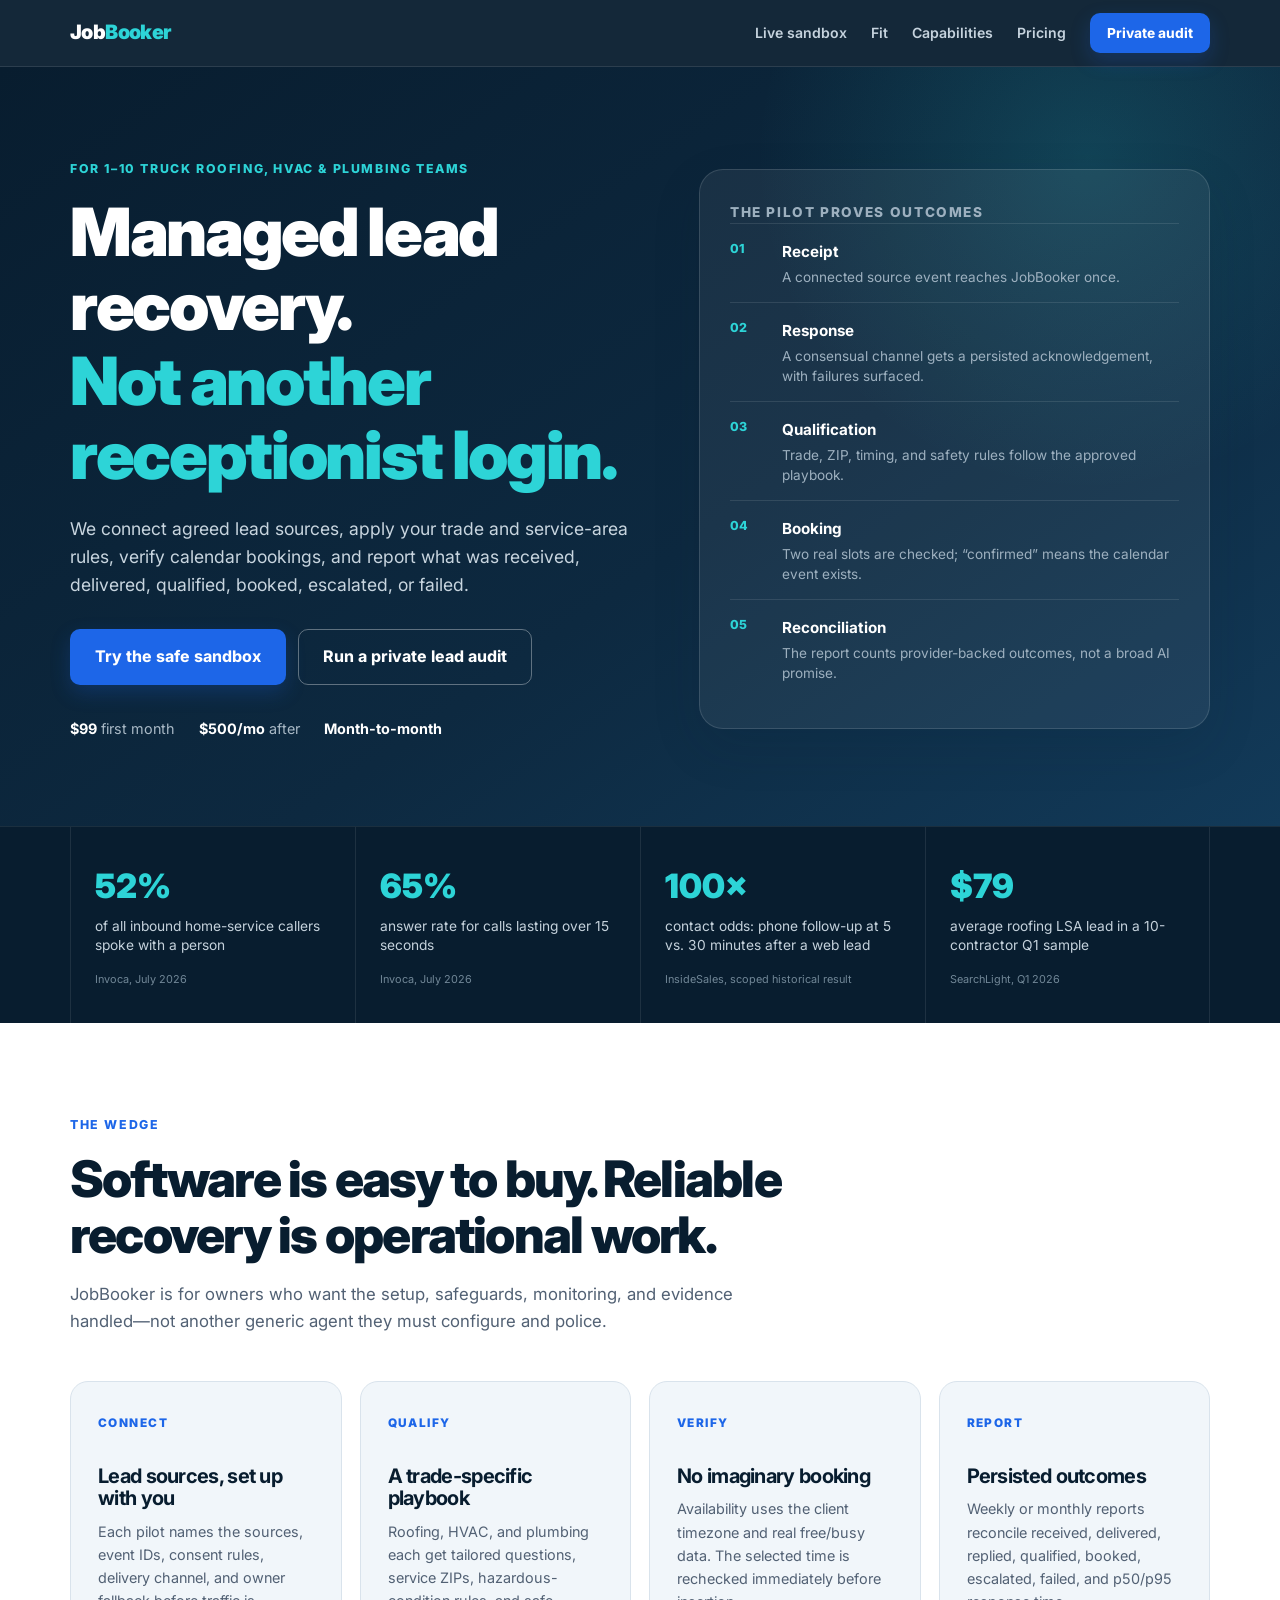
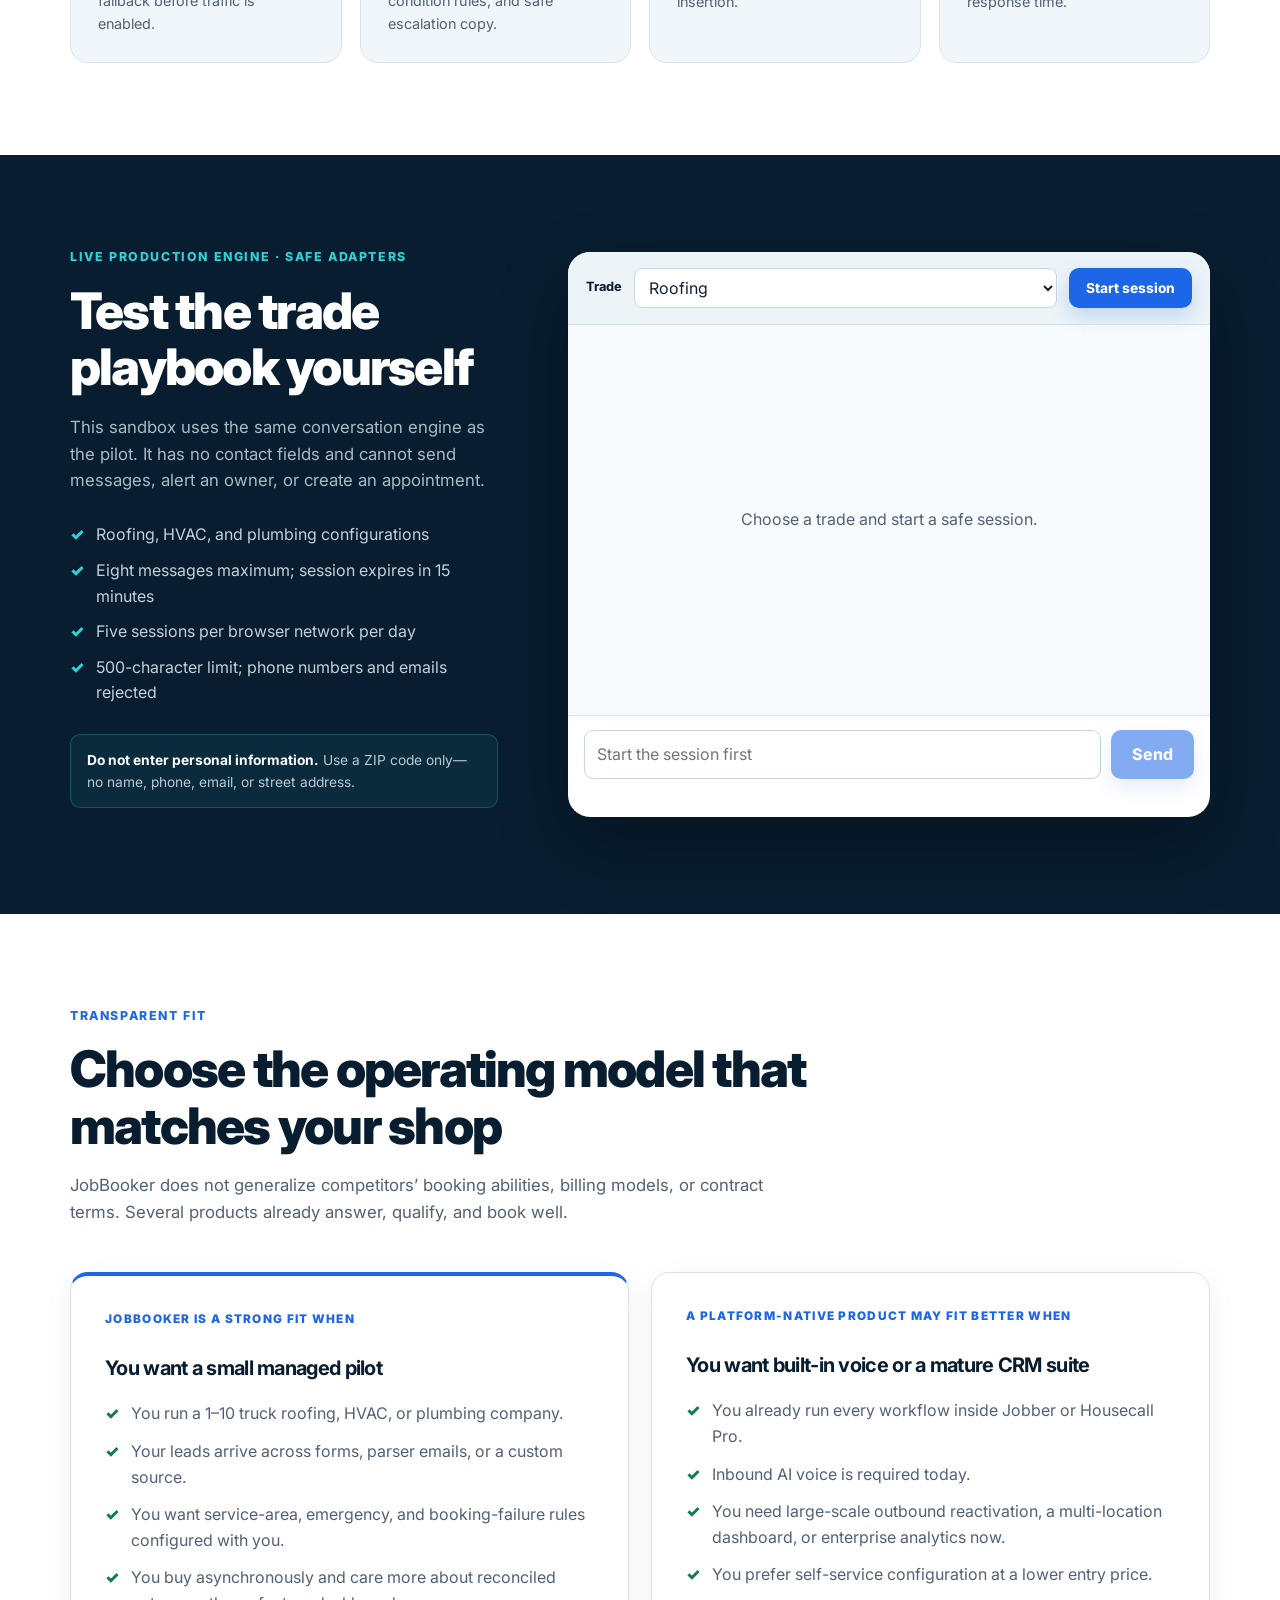
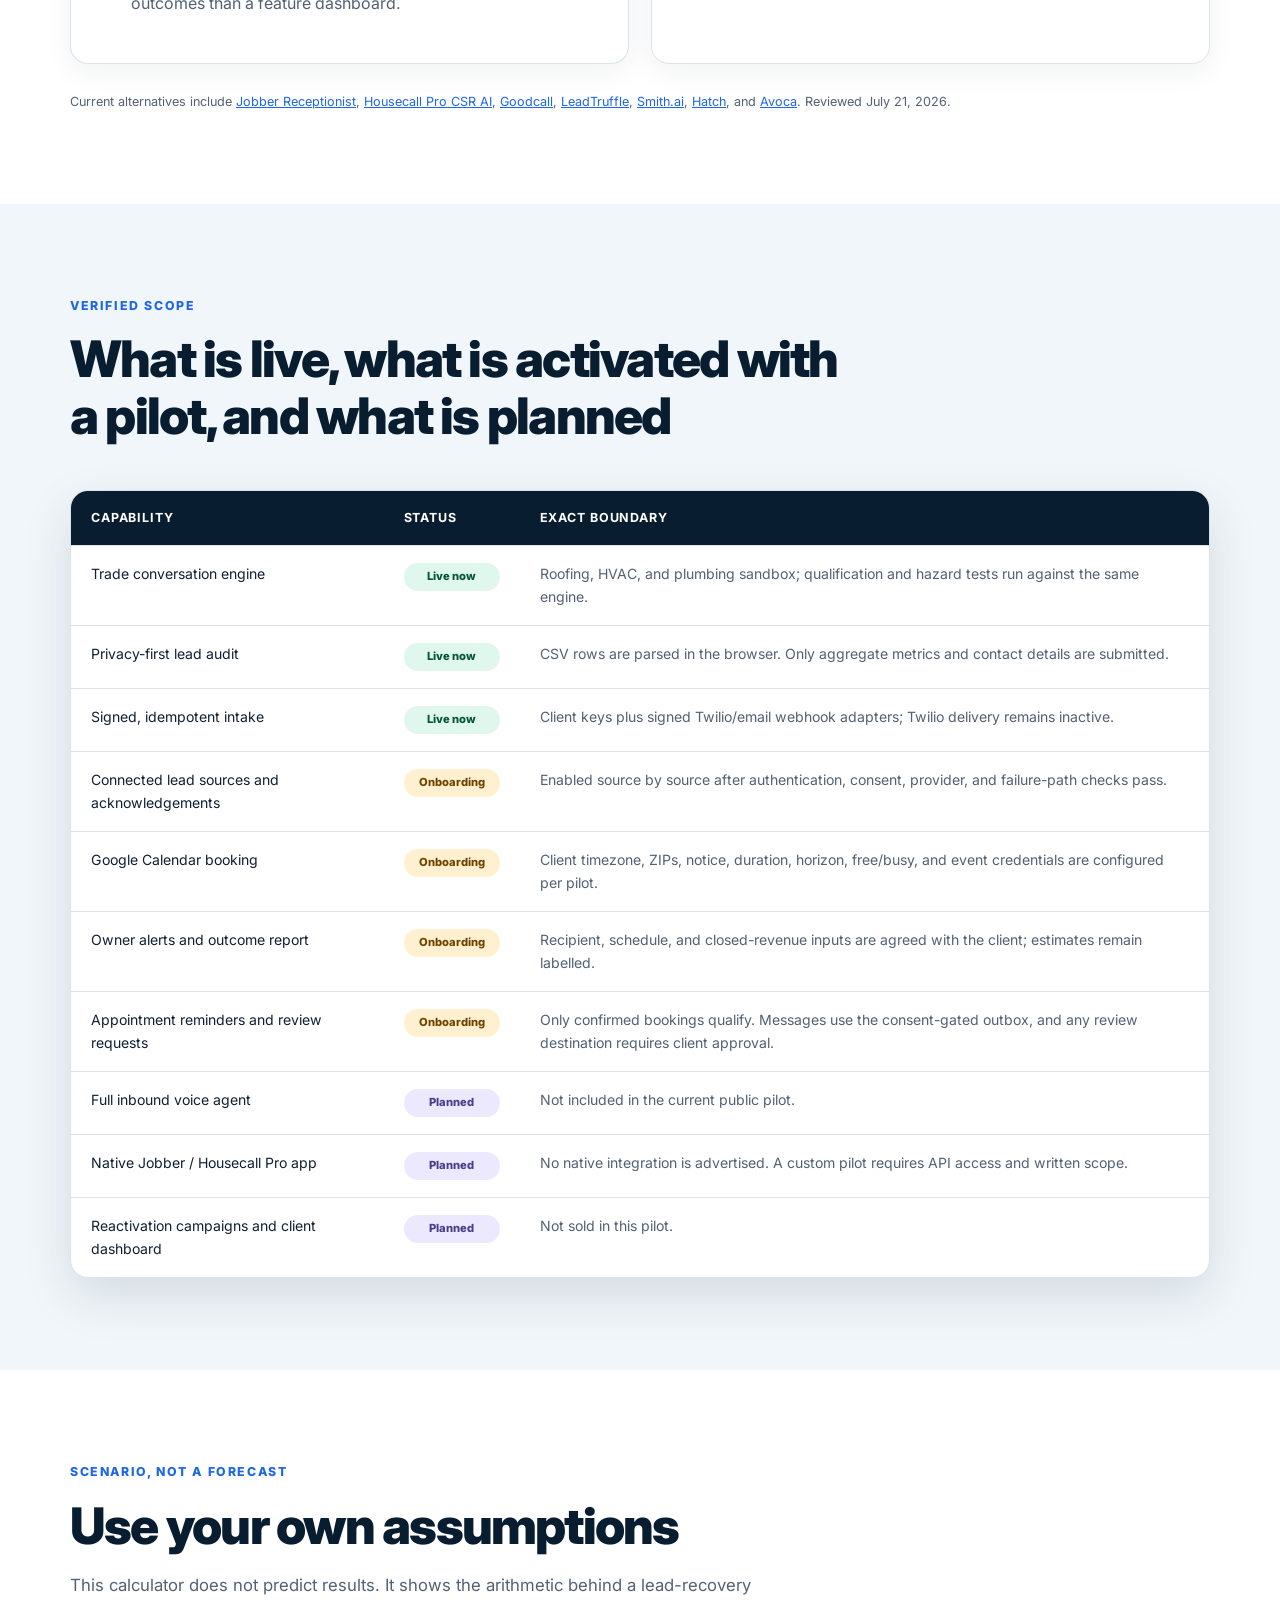
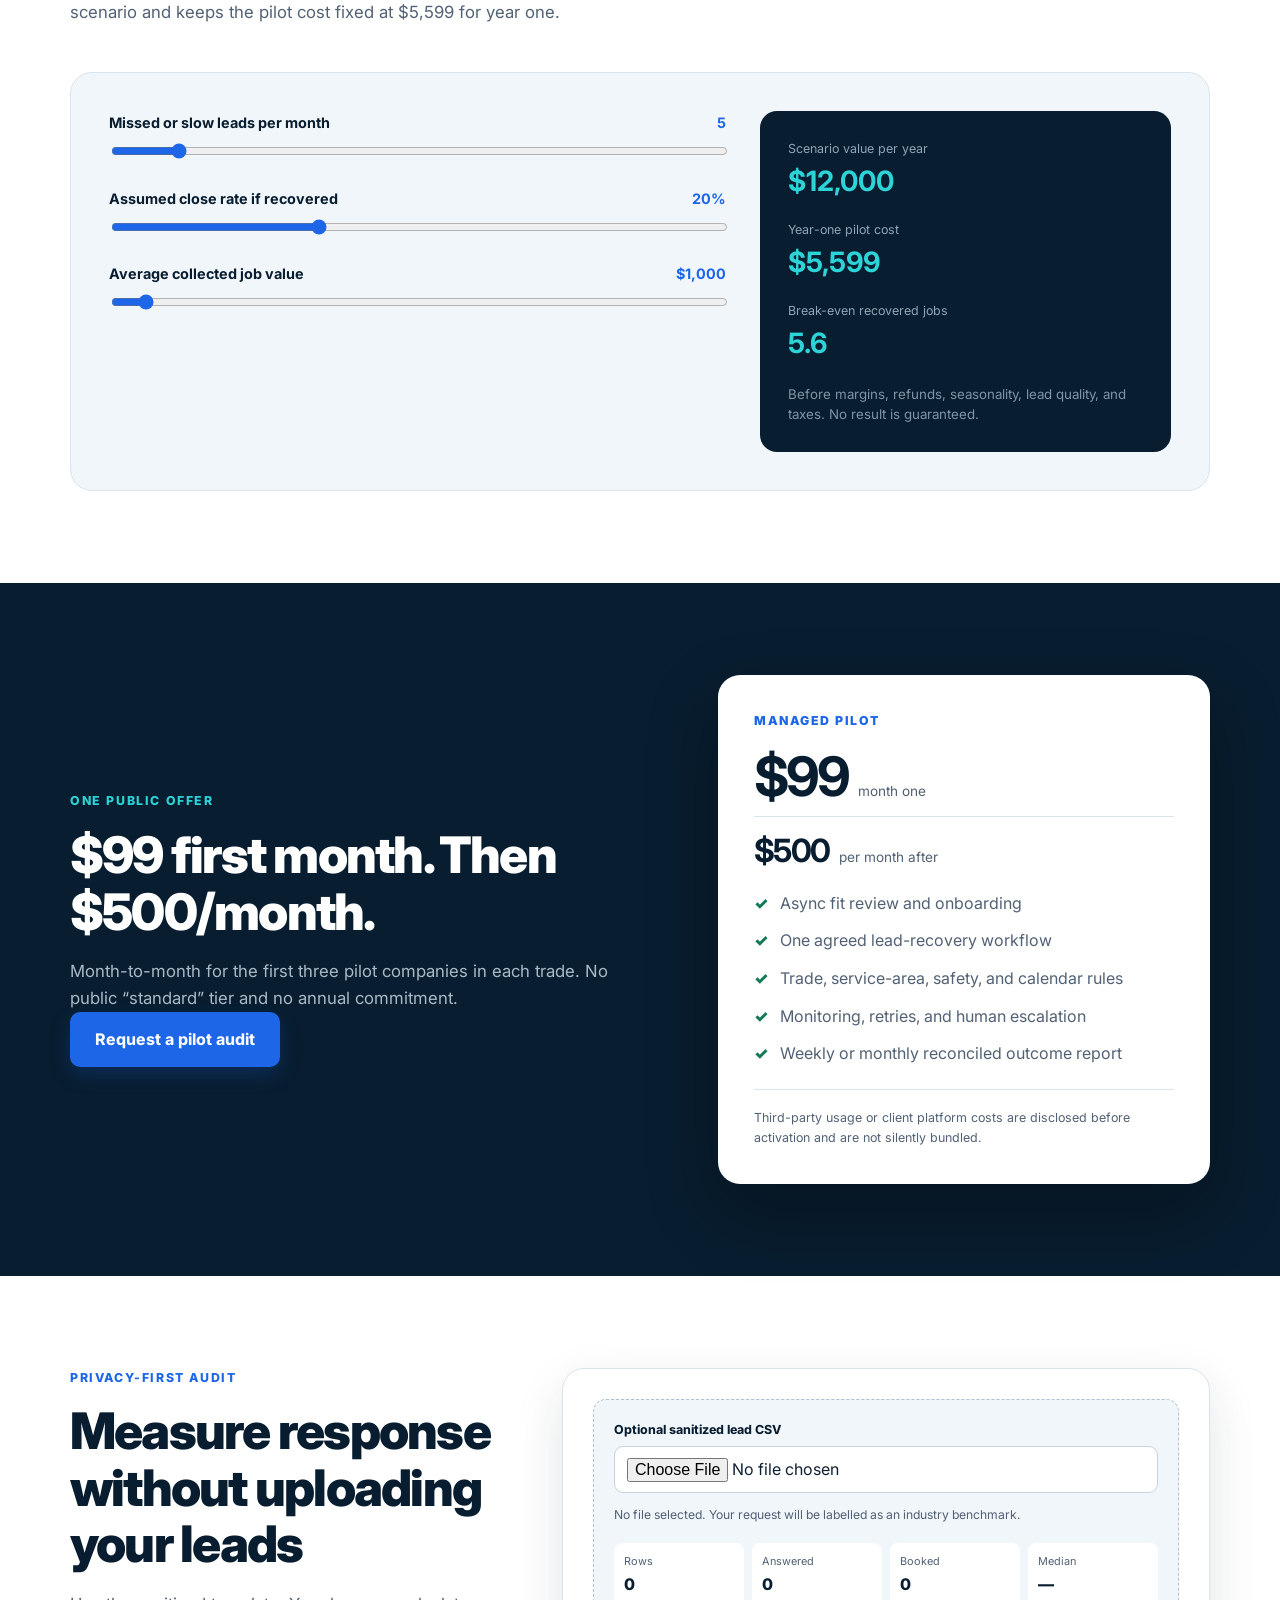
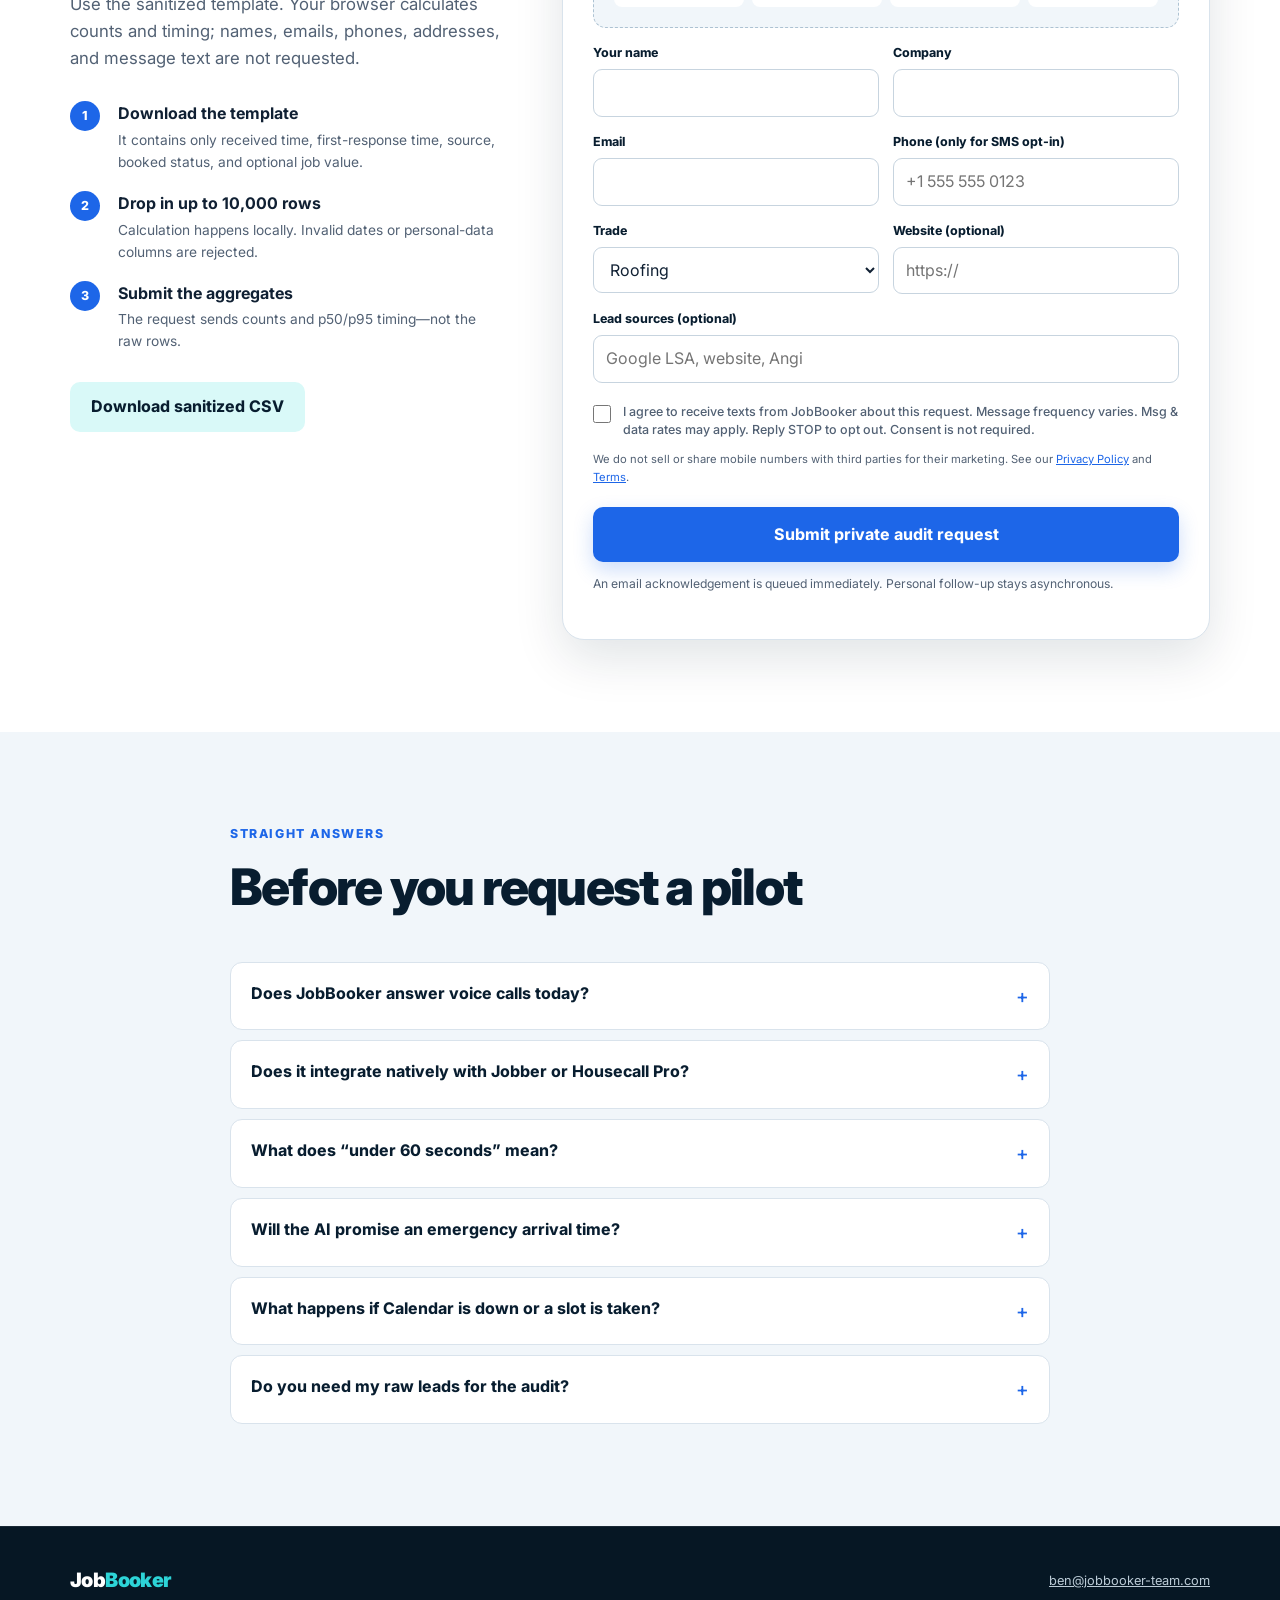
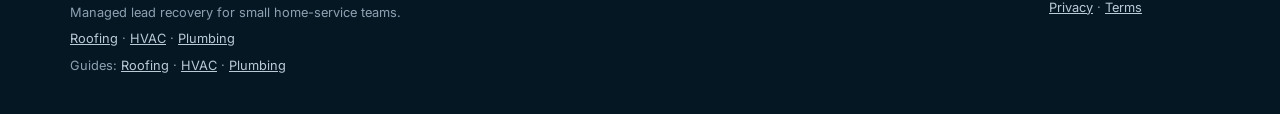
<file: index.html>
<!doctype html>
<html lang="en">
<head>
  <meta charset="utf-8">
  <meta name="viewport" content="width=device-width, initial-scale=1">
  <title>JobBooker — Managed lead recovery for home-service teams</title>
  <meta name="description" content="Managed lead intake, trade-specific qualification, safe calendar booking, and outcome reporting for small roofing, HVAC, and plumbing companies. Pilot: $99 first month, then $500/month.">
  <link rel="canonical" href="https://getjobbooker.com/">
  <meta name="google-site-verification" content="ZC75VZbyuet7HcX25BxLBMgW0_GdedOqFv3Rjbxorho">
  <link rel="icon" href="data:image/svg+xml,%3Csvg xmlns='http://www.w3.org/2000/svg' viewBox='0 0 64 64'%3E%3Crect width='64' height='64' rx='14' fill='%230b1f33'/%3E%3Ctext x='32' y='44' font-family='Arial,sans-serif' font-size='34' font-weight='800' fill='%2322d3ee' text-anchor='middle'%3EJ%3C/text%3E%3C/svg%3E">
  <meta property="og:type" content="website">
  <meta property="og:url" content="https://getjobbooker.com/">
  <meta property="og:title" content="JobBooker — Managed lead recovery for home-service teams">
  <meta property="og:description" content="A managed pilot for small roofing, HVAC, and plumbing companies: $99 first month, then $500/month, month-to-month.">
  <meta property="og:image" content="https://getjobbooker.com/og-image.jpg">
  <meta name="twitter:card" content="summary_large_image">
  <script type="application/ld+json">
  {
    "@context":"https://schema.org",
    "@type":"Service",
    "name":"JobBooker managed lead-recovery pilot",
    "url":"https://getjobbooker.com/",
    "description":"Managed lead intake, trade-specific qualification, safe calendar booking, and outcome reporting for small roofing, HVAC, and plumbing companies.",
    "provider":{"@type":"Organization","name":"JobBooker","url":"https://getjobbooker.com/","email":"ben@jobbooker-team.com"},
    "areaServed":"US",
    "offers":{"@type":"Offer","name":"Pilot","price":"99","priceCurrency":"USD","description":"$99 first month, then $500 per month, month-to-month, for the first three pilot companies per trade."}
  }
  </script>
  <link rel="preconnect" href="https://fonts.googleapis.com">
  <link rel="preconnect" href="https://fonts.gstatic.com" crossorigin>
  <link href="https://fonts.googleapis.com/css2?family=Inter:wght@400;500;600;700;800;900&display=swap" rel="stylesheet">
  <link rel="stylesheet" href="styles.css?v=3">
  <script src="app.js" defer></script>
</head>
<body>
  <a class="skip-link" href="#main">Skip to content</a>
  <nav aria-label="Main navigation">
    <div class="wrap nav-inner">
      <a class="logo" href="#top" aria-label="JobBooker home">Job<span>Booker</span></a>
      <div class="nav-links">
        <a href="#sandbox">Live sandbox</a>
        <a href="#fit">Fit</a>
        <a href="#capabilities">Capabilities</a>
        <a href="#pricing">Pricing</a>
        <a class="button button-small" href="#audit">Private audit</a>
      </div>
    </div>
  </nav>

  <main id="main">
    <header class="hero" id="top">
      <div class="wrap hero-grid">
        <div>
          <p class="eyebrow">For 1–10 truck roofing, HVAC &amp; plumbing teams</p>
          <h1>Managed lead recovery.<br><span>Not another receptionist login.</span></h1>
          <p class="hero-copy">We connect agreed lead sources, apply your trade and service-area rules, verify calendar bookings, and report what was received, delivered, qualified, booked, escalated, or failed.</p>
          <div class="button-row">
            <a class="button button-large" href="#sandbox">Try the safe sandbox</a>
            <a class="button button-large button-outline" href="#audit">Run a private lead audit</a>
          </div>
          <ul class="hero-points" aria-label="Pilot terms">
            <li><strong>$99</strong> first month</li>
            <li><strong>$500/mo</strong> after</li>
            <li><strong>Month-to-month</strong></li>
          </ul>
        </div>
        <aside class="proof-panel" aria-label="What the pilot is designed to prove">
          <p class="panel-kicker">The pilot proves outcomes</p>
          <ol>
            <li><span>01</span><div><strong>Receipt</strong><p>A connected source event reaches JobBooker once.</p></div></li>
            <li><span>02</span><div><strong>Response</strong><p>A consensual channel gets a persisted acknowledgement, with failures surfaced.</p></div></li>
            <li><span>03</span><div><strong>Qualification</strong><p>Trade, ZIP, timing, and safety rules follow the approved playbook.</p></div></li>
            <li><span>04</span><div><strong>Booking</strong><p>Two real slots are checked; “confirmed” means the calendar event exists.</p></div></li>
            <li><span>05</span><div><strong>Reconciliation</strong><p>The report counts provider-backed outcomes, not a broad AI promise.</p></div></li>
          </ol>
        </aside>
      </div>
    </header>

    <section class="benchmark-strip" aria-label="Current reference benchmarks">
      <div class="wrap benchmark-grid">
        <a href="https://www.invoca.com/reports/the-invoca-home-services-lead-conversion-benchmarks-report-2026" target="_blank" rel="noreferrer">
          <strong>52%</strong><span>of all inbound home-service callers spoke with a person</span><small>Invoca, July 2026</small>
        </a>
        <a href="https://www.invoca.com/reports/the-invoca-home-services-lead-conversion-benchmarks-report-2026" target="_blank" rel="noreferrer">
          <strong>65%</strong><span>answer rate for calls lasting over 15 seconds</span><small>Invoca, July 2026</small>
        </a>
        <a href="https://resources.insidesales.com/wp-content/uploads/2019/11/2014-Lead-Response-Report.pdf" target="_blank" rel="noreferrer">
          <strong>100×</strong><span>contact odds: phone follow-up at 5 vs. 30 minutes after a web lead</span><small>InsideSales, scoped historical result</small>
        </a>
        <a href="https://searchlightdigital.io/roofing-google-lsa-cost-per-lead/" target="_blank" rel="noreferrer">
          <strong>$79</strong><span>average roofing LSA lead in a 10-contractor Q1 sample</span><small>SearchLight, Q1 2026</small>
        </a>
      </div>
    </section>

    <section class="section" id="why">
      <div class="wrap">
        <div class="section-heading">
          <p class="eyebrow">The wedge</p>
          <h2>Software is easy to buy. Reliable recovery is operational work.</h2>
          <p>JobBooker is for owners who want the setup, safeguards, monitoring, and evidence handled—not another generic agent they must configure and police.</p>
        </div>
        <div class="feature-grid">
          <article class="feature-card"><span>Connect</span><h3>Lead sources, set up with you</h3><p>Each pilot names the sources, event IDs, consent rules, delivery channel, and owner fallback before traffic is enabled.</p></article>
          <article class="feature-card"><span>Qualify</span><h3>A trade-specific playbook</h3><p>Roofing, HVAC, and plumbing each get tailored questions, service ZIPs, hazardous-condition rules, and safe escalation copy.</p></article>
          <article class="feature-card"><span>Verify</span><h3>No imaginary booking</h3><p>Availability uses the client timezone and real free/busy data. The selected time is rechecked immediately before insertion.</p></article>
          <article class="feature-card"><span>Report</span><h3>Persisted outcomes</h3><p>Weekly or monthly reports reconcile received, delivered, replied, qualified, booked, escalated, failed, and p50/p95 response time.</p></article>
        </div>
      </div>
    </section>

    <section class="section section-dark" id="sandbox">
      <div class="wrap sandbox-grid">
        <div>
          <p class="eyebrow">Live production engine · safe adapters</p>
          <h2>Test the trade playbook yourself</h2>
          <p class="section-intro">This sandbox uses the same conversation engine as the pilot. It has no contact fields and cannot send messages, alert an owner, or create an appointment.</p>
          <ul class="plain-list">
            <li>Roofing, HVAC, and plumbing configurations</li>
            <li>Eight messages maximum; session expires in 15 minutes</li>
            <li>Five sessions per browser network per day</li>
            <li>500-character limit; phone numbers and emails rejected</li>
          </ul>
          <p class="privacy-warning"><strong>Do not enter personal information.</strong> Use a ZIP code only—no name, phone, email, or street address.</p>
        </div>
        <div class="sandbox-card">
          <div class="sandbox-toolbar">
            <label for="demoTrade">Trade</label>
            <select id="demoTrade">
              <option value="roofing">Roofing</option>
              <option value="hvac">HVAC</option>
              <option value="plumbing">Plumbing</option>
            </select>
            <button class="button button-small" id="demoStart" type="button">Start session</button>
          </div>
          <div class="chat-log" id="demoLog" role="log" aria-live="polite" aria-label="Sandbox conversation">
            <p class="chat-empty">Choose a trade and start a safe session.</p>
          </div>
          <form class="chat-form" id="demoForm">
            <label class="sr-only" for="demoMessage">Your sandbox message</label>
            <input id="demoMessage" maxlength="500" placeholder="Start the session first" disabled autocomplete="off">
            <button class="button" id="demoSend" type="submit" disabled>Send</button>
          </form>
          <p class="form-status" id="demoStatus" aria-live="polite"></p>
        </div>
      </div>
    </section>

    <section class="section" id="fit">
      <div class="wrap">
        <div class="section-heading">
          <p class="eyebrow">Transparent fit</p>
          <h2>Choose the operating model that matches your shop</h2>
          <p>JobBooker does not generalize competitors’ booking abilities, billing models, or contract terms. Several products already answer, qualify, and book well.</p>
        </div>
        <div class="fit-grid">
          <article class="fit-card fit-primary">
            <p class="fit-label">JobBooker is a strong fit when</p>
            <h3>You want a small managed pilot</h3>
            <ul>
              <li>You run a 1–10 truck roofing, HVAC, or plumbing company.</li>
              <li>Your leads arrive across forms, parser emails, or a custom source.</li>
              <li>You want service-area, emergency, and booking-failure rules configured with you.</li>
              <li>You buy asynchronously and care more about reconciled outcomes than a feature dashboard.</li>
            </ul>
          </article>
          <article class="fit-card">
            <p class="fit-label">A platform-native product may fit better when</p>
            <h3>You want built-in voice or a mature CRM suite</h3>
            <ul>
              <li>You already run every workflow inside Jobber or Housecall Pro.</li>
              <li>Inbound AI voice is required today.</li>
              <li>You need large-scale outbound reactivation, a multi-location dashboard, or enterprise analytics now.</li>
              <li>You prefer self-service configuration at a lower entry price.</li>
            </ul>
          </article>
        </div>
        <p class="source-note">Current alternatives include <a href="https://help.getjobber.com/hc/en-us/articles/25315927533847-Receptionist-powered-by-Jobber-AI" target="_blank" rel="noreferrer">Jobber Receptionist</a>, <a href="https://www.housecallpro.com/features/ai-team/csr-ai/" target="_blank" rel="noreferrer">Housecall Pro CSR AI</a>, <a href="https://www.goodcall.com/pricing" target="_blank" rel="noreferrer">Goodcall</a>, <a href="https://www.leadtruffle.co/" target="_blank" rel="noreferrer">LeadTruffle</a>, <a href="https://smith.ai/receptionists" target="_blank" rel="noreferrer">Smith.ai</a>, <a href="https://www.usehatch.ai/" target="_blank" rel="noreferrer">Hatch</a>, and <a href="https://www.avoca.ai/" target="_blank" rel="noreferrer">Avoca</a>. Reviewed July 21, 2026.</p>
      </div>
    </section>

    <section class="section section-soft" id="capabilities">
      <div class="wrap">
        <div class="section-heading">
          <p class="eyebrow">Verified scope</p>
          <h2>What is live, what is activated with a pilot, and what is planned</h2>
        </div>
        <div class="capability-table-wrap">
          <table class="capability-table">
            <thead><tr><th>Capability</th><th>Status</th><th>Exact boundary</th></tr></thead>
            <tbody>
              <tr><td>Trade conversation engine</td><td><span class="status live">Live now</span></td><td>Roofing, HVAC, and plumbing sandbox; qualification and hazard tests run against the same engine.</td></tr>
              <tr><td>Privacy-first lead audit</td><td><span class="status live">Live now</span></td><td>CSV rows are parsed in the browser. Only aggregate metrics and contact details are submitted.</td></tr>
              <tr><td>Signed, idempotent intake</td><td><span class="status live">Live now</span></td><td>Client keys plus signed Twilio/email webhook adapters; Twilio delivery remains inactive.</td></tr>
              <tr><td>Connected lead sources and acknowledgements</td><td><span class="status onboarding">Onboarding</span></td><td>Enabled source by source after authentication, consent, provider, and failure-path checks pass.</td></tr>
              <tr><td>Google Calendar booking</td><td><span class="status onboarding">Onboarding</span></td><td>Client timezone, ZIPs, notice, duration, horizon, free/busy, and event credentials are configured per pilot.</td></tr>
              <tr><td>Owner alerts and outcome report</td><td><span class="status onboarding">Onboarding</span></td><td>Recipient, schedule, and closed-revenue inputs are agreed with the client; estimates remain labelled.</td></tr>
              <tr><td>Appointment reminders and review requests</td><td><span class="status onboarding">Onboarding</span></td><td>Only confirmed bookings qualify. Messages use the consent-gated outbox, and any review destination requires client approval.</td></tr>
              <tr><td>Full inbound voice agent</td><td><span class="status planned">Planned</span></td><td>Not included in the current public pilot.</td></tr>
              <tr><td>Native Jobber / Housecall Pro app</td><td><span class="status planned">Planned</span></td><td>No native integration is advertised. A custom pilot requires API access and written scope.</td></tr>
              <tr><td>Reactivation campaigns and client dashboard</td><td><span class="status planned">Planned</span></td><td>Not sold in this pilot.</td></tr>
            </tbody>
          </table>
        </div>
      </div>
    </section>

    <section class="section" id="roi">
      <div class="wrap">
        <div class="section-heading">
          <p class="eyebrow">Scenario, not a forecast</p>
          <h2>Use your own assumptions</h2>
          <p>This calculator does not predict results. It shows the arithmetic behind a lead-recovery scenario and keeps the pilot cost fixed at $5,599 for year one.</p>
        </div>
        <div class="calculator">
          <div class="calculator-inputs">
            <label for="missedLeads">Missed or slow leads per month <output id="missedLeadsValue">5</output></label>
            <input id="missedLeads" type="range" min="0" max="50" value="5">
            <label for="closeRate">Assumed close rate if recovered <output id="closeRateValue">20%</output></label>
            <input id="closeRate" type="range" min="0" max="60" value="20">
            <label for="jobValue">Average collected job value <output id="jobValueValue">$1,000</output></label>
            <input id="jobValue" type="range" min="100" max="20000" step="100" value="1000">
          </div>
          <div class="calculator-result">
            <p>Scenario value per year</p><strong id="scenarioValue">$12,000</strong>
            <p>Year-one pilot cost</p><strong>$5,599</strong>
            <p>Break-even recovered jobs</p><strong id="breakEven">5.6</strong>
            <small>Before margins, refunds, seasonality, lead quality, and taxes. No result is guaranteed.</small>
          </div>
        </div>
      </div>
    </section>

    <section class="section section-dark" id="pricing">
      <div class="wrap pricing-layout">
        <div>
          <p class="eyebrow">One public offer</p>
          <h2>$99 first month. Then $500/month.</h2>
          <p class="section-intro">Month-to-month for the first three pilot companies in each trade. No public “standard” tier and no annual commitment.</p>
          <a class="button button-large" href="#audit">Request a pilot audit</a>
        </div>
        <div class="price-card">
          <p class="price-label">Managed pilot</p>
          <div class="price"><strong>$99</strong><span>month one</span></div>
          <div class="price price-next"><strong>$500</strong><span>per month after</span></div>
          <ul>
            <li>Async fit review and onboarding</li>
            <li>One agreed lead-recovery workflow</li>
            <li>Trade, service-area, safety, and calendar rules</li>
            <li>Monitoring, retries, and human escalation</li>
            <li>Weekly or monthly reconciled outcome report</li>
          </ul>
          <p>Third-party usage or client platform costs are disclosed before activation and are not silently bundled.</p>
        </div>
      </div>
    </section>

    <section class="section" id="audit">
      <div class="wrap audit-layout">
        <div>
          <p class="eyebrow">Privacy-first audit</p>
          <h2>Measure response without uploading your leads</h2>
          <p class="section-intro dark-copy">Use the sanitized template. Your browser calculates counts and timing; names, emails, phones, addresses, and message text are not requested.</p>
          <ol class="audit-steps">
            <li><span>1</span><div><strong>Download the template</strong><p>It contains only received time, first-response time, source, booked status, and optional job value.</p></div></li>
            <li><span>2</span><div><strong>Drop in up to 10,000 rows</strong><p>Calculation happens locally. Invalid dates or personal-data columns are rejected.</p></div></li>
            <li><span>3</span><div><strong>Submit the aggregates</strong><p>The request sends counts and p50/p95 timing—not the raw rows.</p></div></li>
          </ol>
          <a class="button button-secondary" href="lead-audit-template.csv" download>Download sanitized CSV</a>
        </div>
        <div class="audit-card">
          <div class="file-panel">
            <label for="auditFile">Optional sanitized lead CSV</label>
            <input id="auditFile" type="file" accept=".csv,text/csv">
            <p id="fileStatus" class="form-status" aria-live="polite">No file selected. Your request will be labelled as an industry benchmark.</p>
            <dl class="metric-preview" id="metricPreview" hidden>
              <div><dt>Rows</dt><dd id="metricRows">0</dd></div>
              <div><dt>Answered</dt><dd id="metricAnswered">0</dd></div>
              <div><dt>Booked</dt><dd id="metricBooked">0</dd></div>
              <div><dt>Median</dt><dd id="metricMedian">—</dd></div>
            </dl>
          </div>
          <form id="auditForm">
            <div class="form-grid">
              <div><label for="auditName">Your name</label><input id="auditName" name="name" autocomplete="name" maxlength="120" required></div>
              <div><label for="auditCompany">Company</label><input id="auditCompany" name="company" autocomplete="organization" maxlength="160" required></div>
              <div><label for="auditEmail">Email</label><input id="auditEmail" name="email" type="email" autocomplete="email" maxlength="254" required></div>
              <div><label for="auditPhone">Phone (only for SMS opt-in)</label><input id="auditPhone" name="phone" type="tel" autocomplete="tel" placeholder="+1 555 555 0123" maxlength="30"></div>
              <div><label for="auditTrade">Trade</label><select id="auditTrade" name="trade" required><option value="roofing">Roofing</option><option value="hvac">HVAC</option><option value="plumbing">Plumbing</option></select></div>
              <div><label for="auditWebsite">Website (optional)</label><input id="auditWebsite" name="website" type="url" autocomplete="url" maxlength="500" placeholder="https://"></div>
            </div>
            <label for="auditSources">Lead sources (optional)</label>
            <input id="auditSources" name="sources" maxlength="500" placeholder="Google LSA, website, Angi">
            <label class="check-row" for="smsConsent">
              <input id="smsConsent" name="smsConsent" type="checkbox">
              <span>I agree to receive texts from JobBooker about this request. Message frequency varies. Msg &amp; data rates may apply. Reply STOP to opt out. Consent is not required.</span>
            </label>
            <p class="legal-note">We do not sell or share mobile numbers with third parties for their marketing. See our <a href="privacy.html">Privacy Policy</a> and <a href="terms.html">Terms</a>.</p>
            <button class="button button-large button-full" id="auditSubmit" type="submit">Submit private audit request</button>
            <p class="form-status" id="auditStatus" aria-live="polite">An email acknowledgement is queued immediately. Personal follow-up stays asynchronous.</p>
          </form>
        </div>
      </div>
    </section>

    <section class="section section-soft" id="faq">
      <div class="wrap narrow">
        <div class="section-heading"><p class="eyebrow">Straight answers</p><h2>Before you request a pilot</h2></div>
        <div class="faq">
          <details><summary>Does JobBooker answer voice calls today?</summary><p>No. Full inbound voice is planned, not part of the current public pilot. The backend includes signed Twilio webhook and consent controls, but messaging stays inactive until a pilot has approved registration and credentials.</p></details>
          <details><summary>Does it integrate natively with Jobber or Housecall Pro?</summary><p>No native app is advertised. Google Calendar is the current booking adapter. A custom CRM pilot would require API access, written scope, and—in Jobber’s case—compliance with its app review rules.</p></details>
          <details><summary>What does “under 60 seconds” mean?</summary><p>It is the pilot’s operational target from JobBooker receipt to a queued acknowledgement on an activated, consensual channel. The report uses actual provider delivery timestamps, and failures remain visible. It is not a universal internet-to-customer guarantee.</p></details>
          <details><summary>Will the AI promise an emergency arrival time?</summary><p>No. Hazardous conditions trigger the client-approved safety response and human escalation. JobBooker does not make an unconditional “within an hour” promise.</p></details>
          <details><summary>What happens if Calendar is down or a slot is taken?</summary><p>The booking stays failed or escalated. The lead is told the time was not confirmed, and the owner gets the failure path. “Booked” is reserved for a successful calendar event.</p></details>
          <details><summary>Do you need my raw leads for the audit?</summary><p>No. The website calculates sanitized rows locally. You submit only aggregate counts and response timing. If you provide no rows, the result is clearly labelled an industry benchmark.</p></details>
        </div>
      </div>
    </section>
  </main>

  <footer>
    <div class="wrap footer-grid">
      <div><a class="logo" href="#top">Job<span>Booker</span></a><p>Managed lead recovery for small home-service teams.</p>
      <p><a href="roofing.html">Roofing</a> · <a href="hvac.html">HVAC</a> · <a href="plumbing.html">Plumbing</a></p>
      <p>Guides: <a href="roofing-speed-to-lead.html">Roofing</a> · <a href="hvac-speed-to-lead.html">HVAC</a> · <a href="plumbing-speed-to-lead.html">Plumbing</a></p></div>
      <div><p><a href="mailto:ben@jobbooker-team.com">ben@jobbooker-team.com</a></p><p><a href="privacy.html">Privacy</a> · <a href="terms.html">Terms</a></p></div>
    </div>
  </footer>
</body>
</html>
</file>
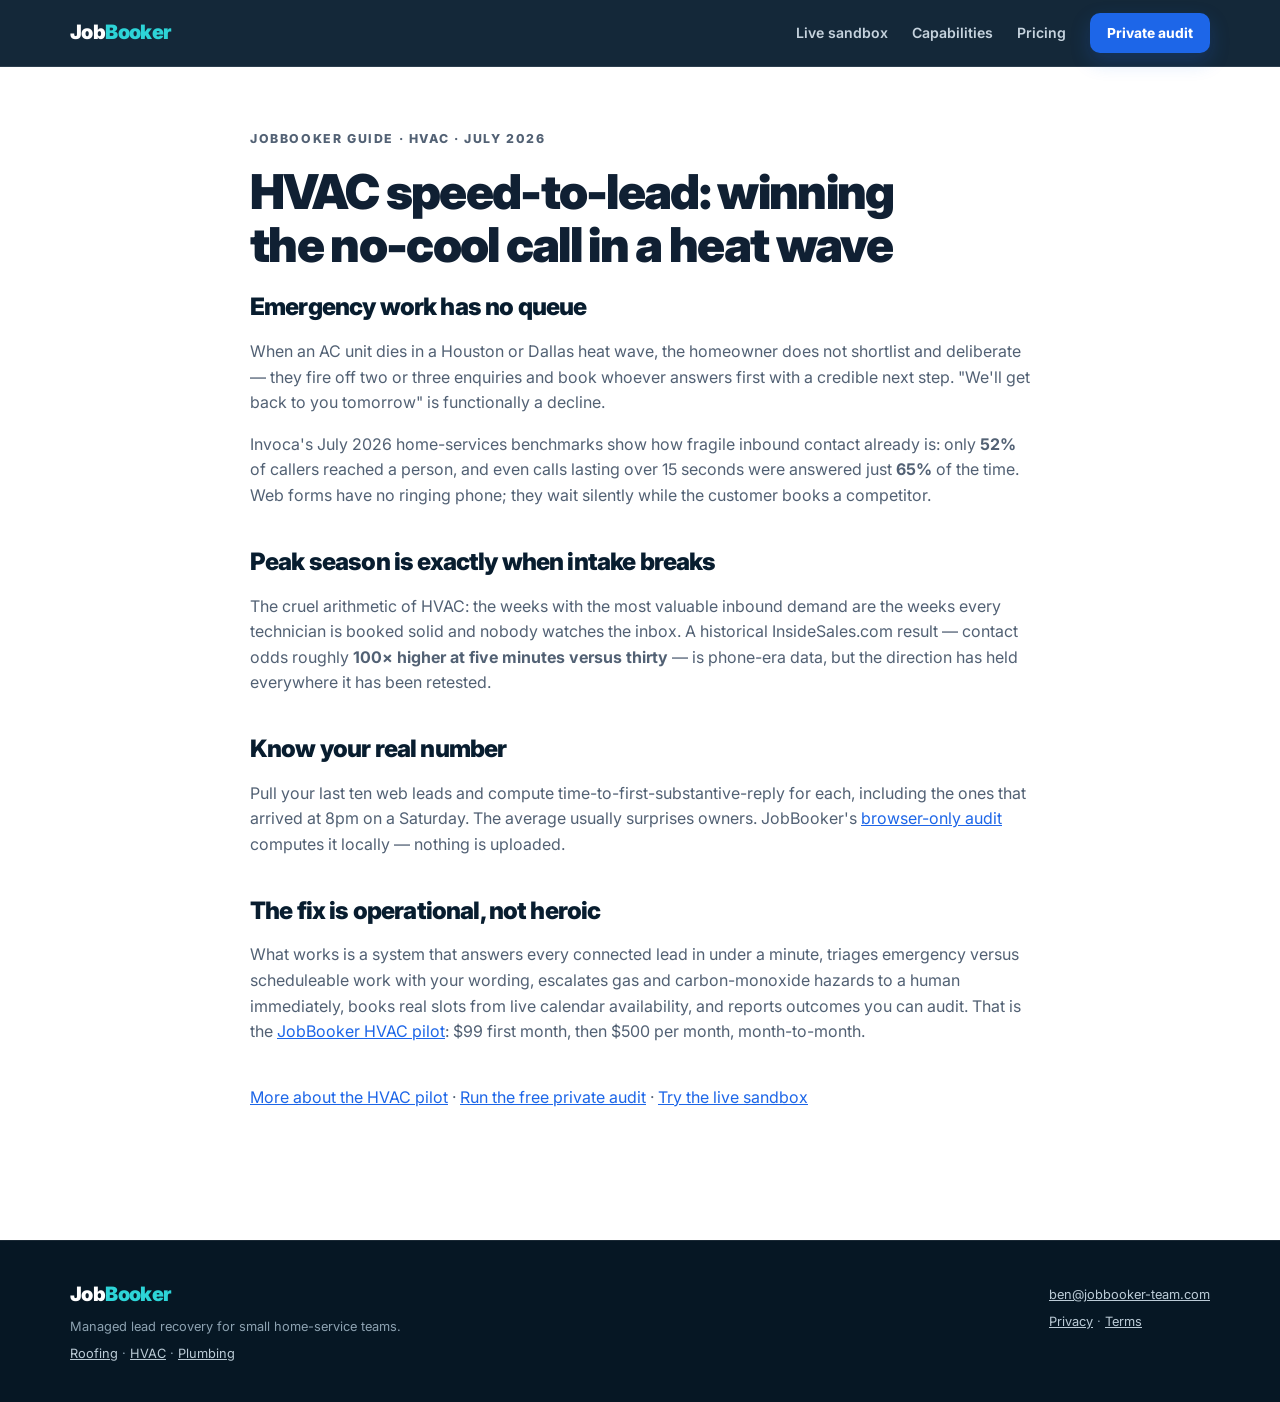
<file: hvac-speed-to-lead.html>
<!doctype html>
<html lang="en">
<head>
  <meta charset="utf-8">
  <meta name="viewport" content="width=device-width, initial-scale=1">
  <title>HVAC speed-to-lead: winning the no-cool call in a heat wave — JobBooker</title>
  <meta name="description" content="Emergency HVAC requests go to the first shop that responds. How small HVAC teams lose web leads in peak season and how to measure real response times.">
  <link rel="canonical" href="https://getjobbooker.com/hvac-speed-to-lead.html">
  <link rel="icon" href="data:image/svg+xml,%3Csvg xmlns='http://www.w3.org/2000/svg' viewBox='0 0 64 64'%3E%3Crect width='64' height='64' rx='14' fill='%230b1f33'/%3E%3Ctext x='32' y='44' font-family='Arial,sans-serif' font-size='34' font-weight='800' fill='%2322d3ee' text-anchor='middle'%3EJ%3C/text%3E%3C/svg%3E">
  <meta property="og:type" content="article">
  <meta property="og:url" content="https://getjobbooker.com/hvac-speed-to-lead.html">
  <meta property="og:title" content="HVAC speed-to-lead: winning the no-cool call in a heat wave">
  <meta property="og:description" content="Emergency HVAC requests go to the first shop that responds. How small HVAC teams lose web leads in peak season and how to measure real response times.">
  <meta property="og:image" content="https://getjobbooker.com/og-image.jpg">
  <meta name="twitter:card" content="summary_large_image">
  <script type="application/ld+json">
  {
    "@context":"https://schema.org",
    "@type":"Article",
    "headline":"HVAC speed-to-lead: winning the no-cool call in a heat wave",
    "description":"Emergency HVAC requests go to the first shop that responds. How small HVAC teams lose web leads in peak season and how to measure real response times.",
    "datePublished":"2026-07-21",
    "author":{"@type":"Organization","name":"JobBooker","url":"https://getjobbooker.com/"},
    "publisher":{"@type":"Organization","name":"JobBooker","url":"https://getjobbooker.com/"}
  }
  </script>
  <link rel="preconnect" href="https://fonts.googleapis.com">
  <link rel="preconnect" href="https://fonts.gstatic.com" crossorigin>
  <link href="https://fonts.googleapis.com/css2?family=Inter:wght@400;500;600;700;800;900&display=swap" rel="stylesheet">
  <link rel="stylesheet" href="styles.css?v=3">
</head>
<body>
  <a class="skip-link" href="#main">Skip to content</a>
  <nav aria-label="Main navigation">
    <div class="wrap nav-inner">
      <a class="logo" href="index.html" aria-label="JobBooker home">Job<span>Booker</span></a>
      <div class="nav-links">
        <a href="index.html#sandbox">Live sandbox</a>
        <a href="index.html#capabilities">Capabilities</a>
        <a href="index.html#pricing">Pricing</a>
        <a class="button button-small" href="index.html#audit">Private audit</a>
      </div>
    </div>
  </nav>
  <main id="main">
    <article class="legal-content">
      <p class="eyebrow">JobBooker guide · HVAC · July 2026</p>
      <h1>HVAC speed-to-lead: winning the no-cool call in a heat wave</h1>
      <section>
        <h2>Emergency work has no queue</h2>

    <p>When an AC unit dies in a Houston or Dallas heat wave, the homeowner does not shortlist and deliberate — they fire off two or three enquiries and book whoever answers first with a credible next step. "We'll get back to you tomorrow" is functionally a decline.</p>
    <p>Invoca's July 2026 home-services benchmarks show how fragile inbound contact already is: only <strong>52%</strong> of callers reached a person, and even calls lasting over 15 seconds were answered just <strong>65%</strong> of the time. Web forms have no ringing phone; they wait silently while the customer books a competitor.</p>      </section>
      <section>
        <h2>Peak season is exactly when intake breaks</h2>

    <p>The cruel arithmetic of HVAC: the weeks with the most valuable inbound demand are the weeks every technician is booked solid and nobody watches the inbox. A historical InsideSales.com result — contact odds roughly <strong>100× higher at five minutes versus thirty</strong> — is phone-era data, but the direction has held everywhere it has been retested.</p>      </section>
      <section>
        <h2>Know your real number</h2>

    <p>Pull your last ten web leads and compute time-to-first-substantive-reply for each, including the ones that arrived at 8pm on a Saturday. The average usually surprises owners. JobBooker's <a href="index.html#audit">browser-only audit</a> computes it locally — nothing is uploaded.</p>      </section>
      <section>
        <h2>The fix is operational, not heroic</h2>

    <p>What works is a system that answers every connected lead in under a minute, triages emergency versus scheduleable work with your wording, escalates gas and carbon-monoxide hazards to a human immediately, books real slots from live calendar availability, and reports outcomes you can audit. That is the <a href="hvac.html">JobBooker HVAC pilot</a>: $99 first month, then $500 per month, month-to-month.</p>      </section>
      <section>
        <p><a href="hvac.html">More about the HVAC pilot</a> · <a href="index.html#audit">Run the free private audit</a> · <a href="index.html#sandbox">Try the live sandbox</a></p>
      </section>
    </article>
  </main>
  <footer>
    <div class="wrap footer-grid">
      <div><a class="logo" href="index.html">Job<span>Booker</span></a><p>Managed lead recovery for small home-service teams.</p>
      <p><a href="roofing.html">Roofing</a> · <a href="hvac.html">HVAC</a> · <a href="plumbing.html">Plumbing</a></p></div>
      <div><p><a href="mailto:ben@jobbooker-team.com">ben@jobbooker-team.com</a></p><p><a href="privacy.html">Privacy</a> · <a href="terms.html">Terms</a></p></div>
    </div>
  </footer>
</body>
</html>
</file>
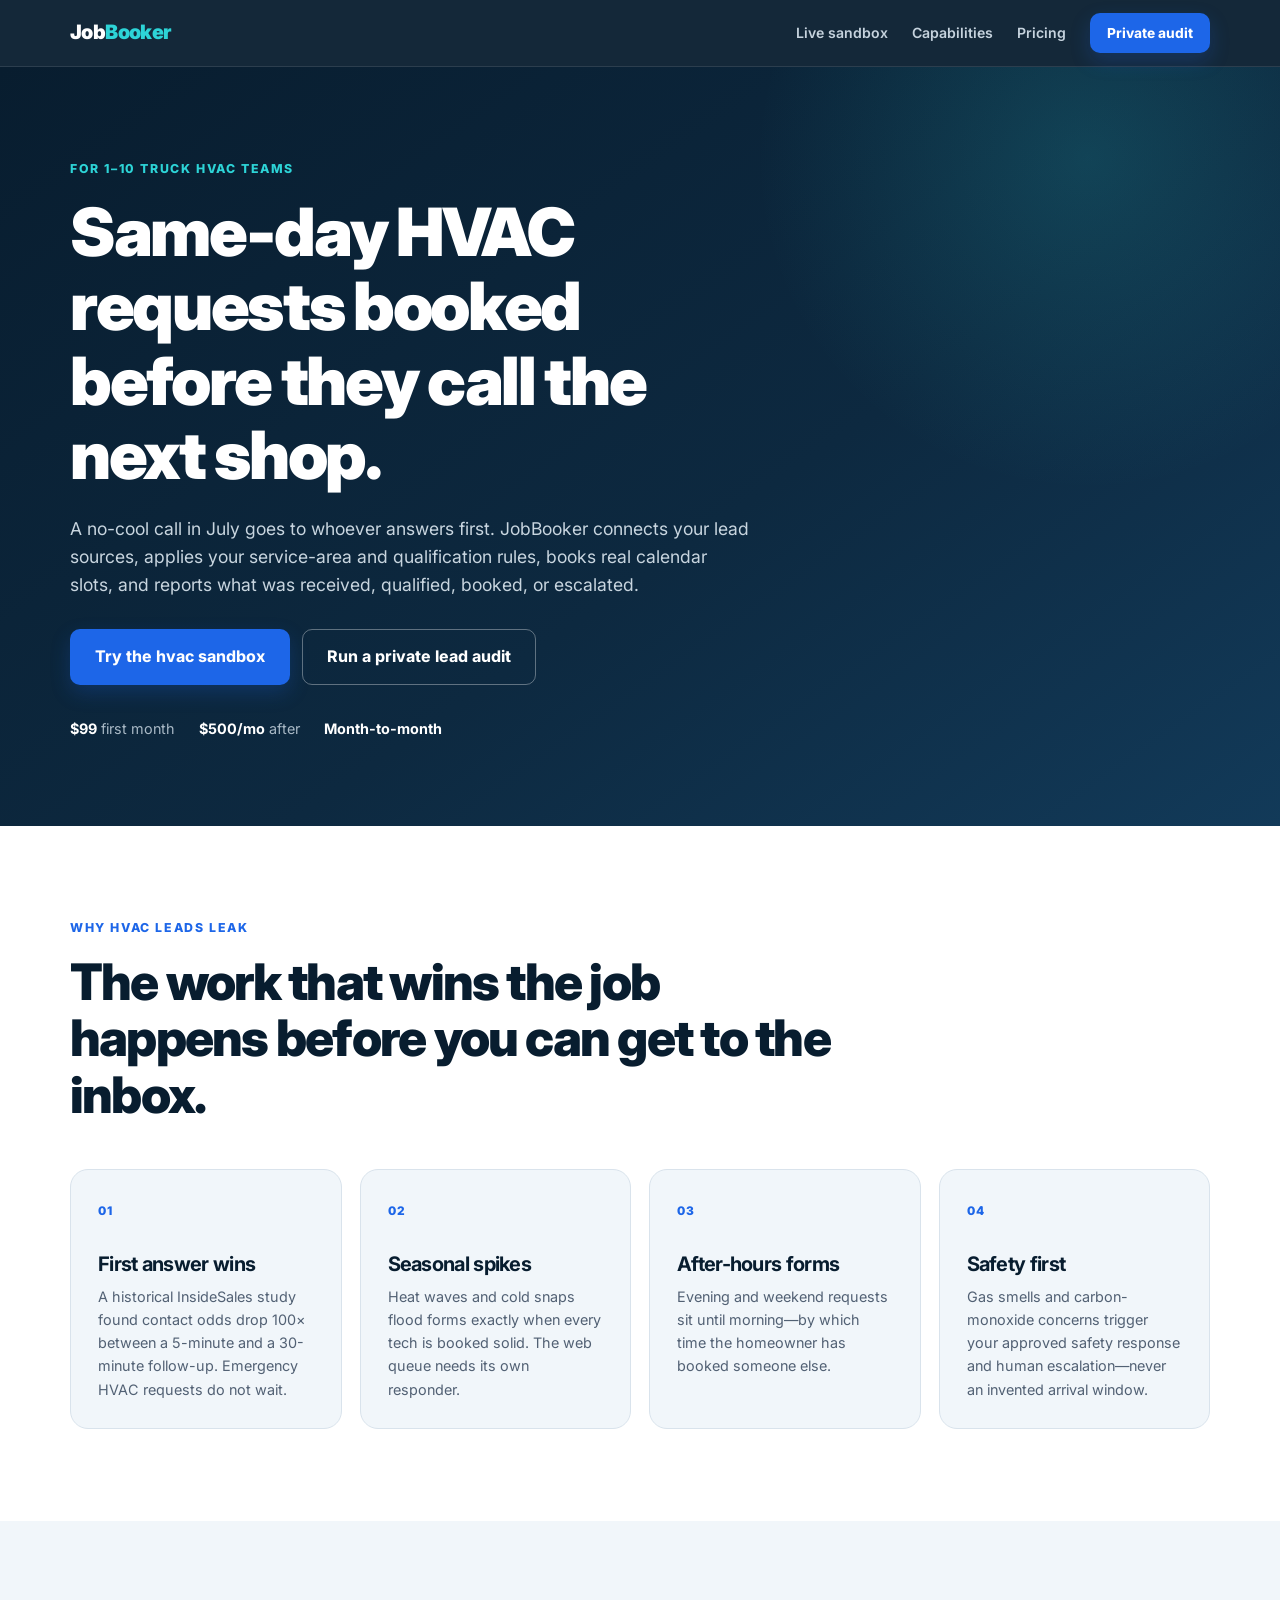
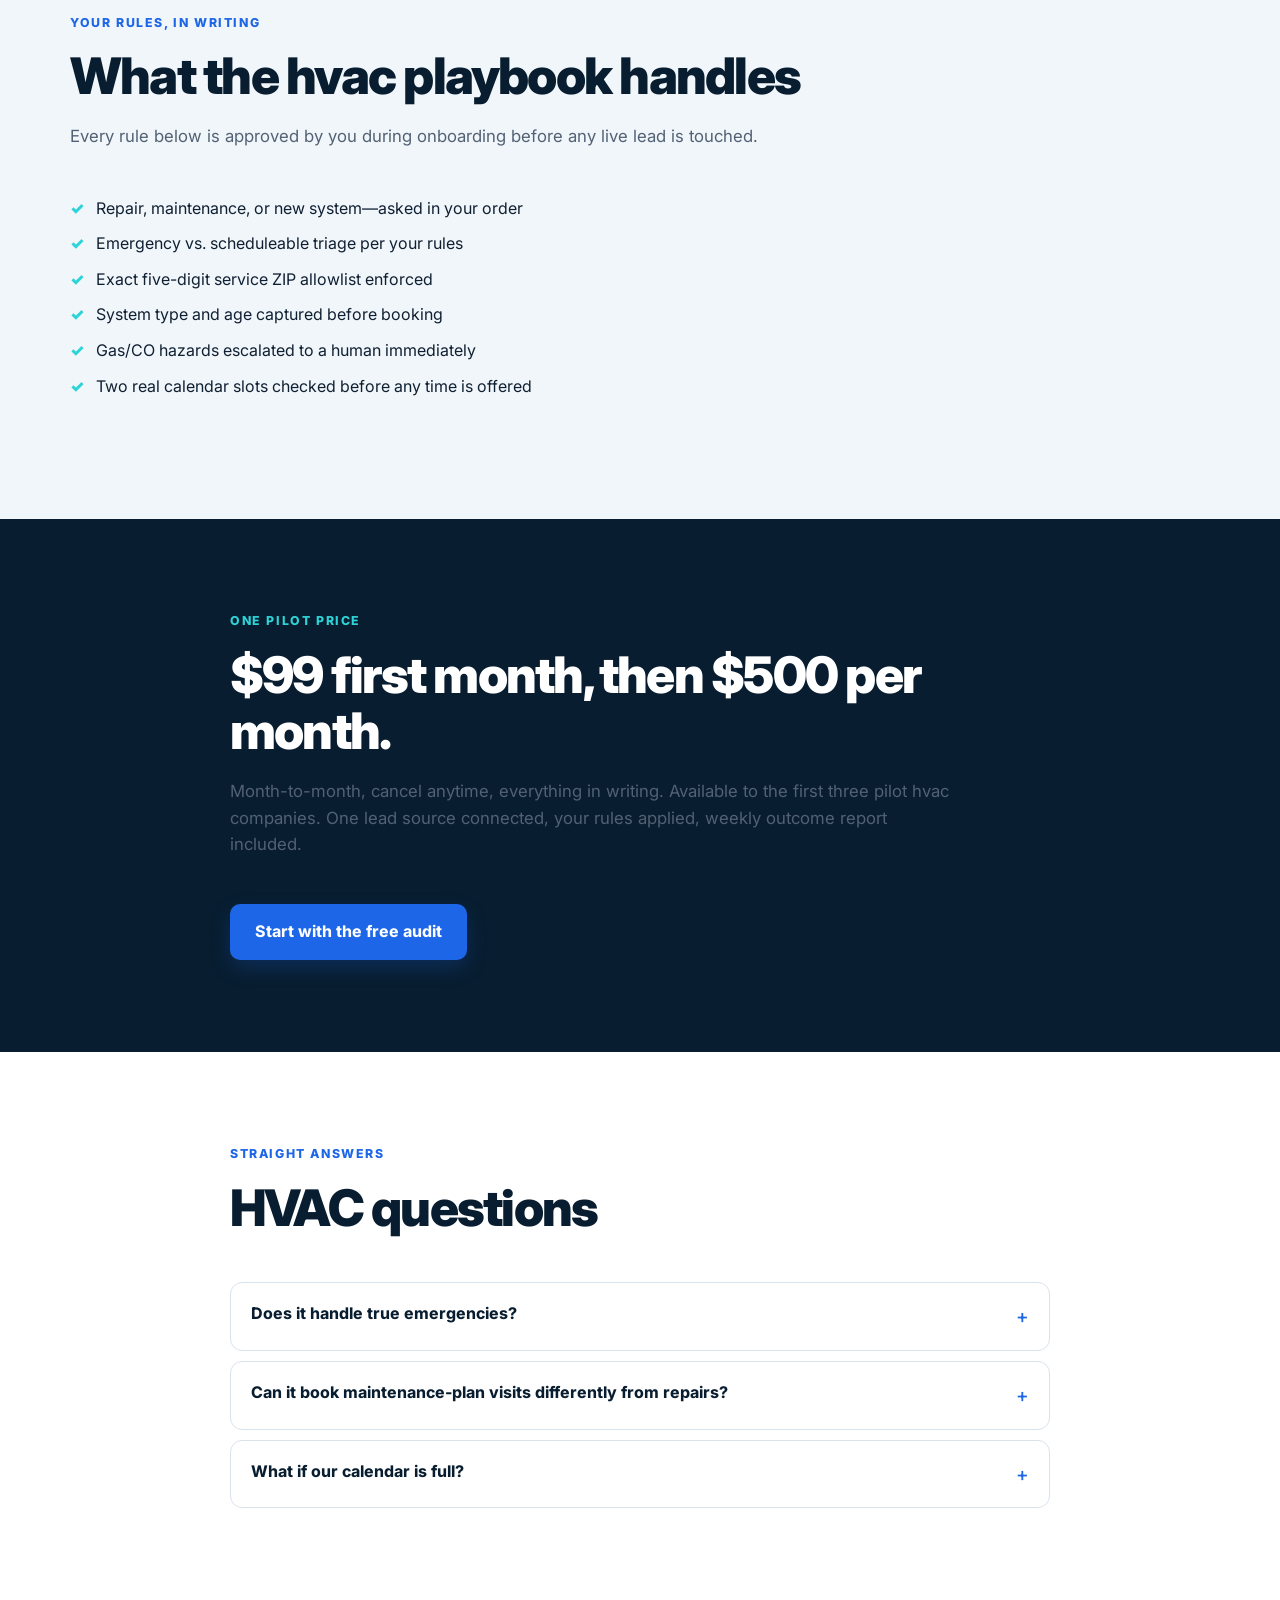
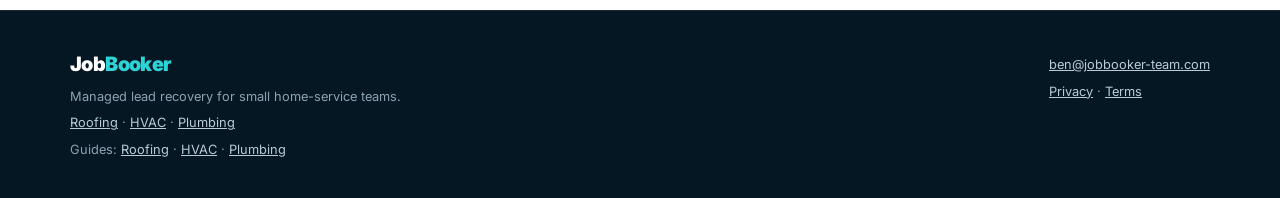
<file: hvac.html>
<!doctype html>
<html lang="en">
<head>
  <meta charset="utf-8">
  <meta name="viewport" content="width=device-width, initial-scale=1">
  <title>JobBooker for HVAC — Managed lead recovery for small HVAC teams</title>
  <meta name="description" content="Managed lead intake, HVAC-specific qualification, safe calendar booking, and outcome reporting for 1–10 truck HVAC companies. Pilot: $99 first month, then $500/month.">
  <link rel="canonical" href="https://getjobbooker.com/hvac.html">
  <link rel="icon" href="data:image/svg+xml,%3Csvg xmlns='http://www.w3.org/2000/svg' viewBox='0 0 64 64'%3E%3Crect width='64' height='64' rx='14' fill='%230b1f33'/%3E%3Ctext x='32' y='44' font-family='Arial,sans-serif' font-size='34' font-weight='800' fill='%2322d3ee' text-anchor='middle'%3EJ%3C/text%3E%3C/svg%3E">
  <meta property="og:type" content="website">
  <meta property="og:url" content="https://getjobbooker.com/hvac.html">
  <meta property="og:title" content="JobBooker for HVAC — Managed lead recovery for small HVAC teams">
  <meta property="og:description" content="Managed lead intake, HVAC-specific qualification, safe calendar booking, and outcome reporting for 1–10 truck HVAC companies. Pilot: $99 first month, then $500/month.">
  <meta property="og:image" content="https://getjobbooker.com/og-image.jpg">
  <meta name="twitter:card" content="summary_large_image">
  <script type="application/ld+json">
  {
    "@context":"https://schema.org",
    "@type":"Service",
    "name":"JobBooker managed lead-recovery pilot for hvac companies",
    "url":"https://getjobbooker.com/hvac.html",
    "description":"Managed lead intake, HVAC-specific qualification, safe calendar booking, and outcome reporting for 1–10 truck HVAC companies. Pilot: $99 first month, then $500/month.",
    "provider":{"@type":"Organization","name":"JobBooker","url":"https://getjobbooker.com/","email":"ben@jobbooker-team.com"},
    "areaServed":"US",
    "offers":{"@type":"Offer","name":"Pilot","price":"99","priceCurrency":"USD","description":"$99 first month, then $500 per month, month-to-month, for the first three pilot companies per trade."}
  }
  </script>
  <link rel="preconnect" href="https://fonts.googleapis.com">
  <link rel="preconnect" href="https://fonts.gstatic.com" crossorigin>
  <link href="https://fonts.googleapis.com/css2?family=Inter:wght@400;500;600;700;800;900&display=swap" rel="stylesheet">
  <link rel="stylesheet" href="styles.css?v=3">
</head>
<body>
  <a class="skip-link" href="#main">Skip to content</a>
  <nav aria-label="Main navigation">
    <div class="wrap nav-inner">
      <a class="logo" href="index.html" aria-label="JobBooker home">Job<span>Booker</span></a>
      <div class="nav-links">
        <a href="index.html#sandbox">Live sandbox</a>
        <a href="index.html#capabilities">Capabilities</a>
        <a href="index.html#pricing">Pricing</a>
        <a class="button button-small" href="index.html#audit">Private audit</a>
      </div>
    </div>
  </nav>

  <main id="main">
    <header class="hero">
      <div class="wrap">
        <p class="eyebrow">For 1–10 truck hvac teams</p>
        <h1>Same-day HVAC requests booked before they call the next shop.</h1>
        <p class="hero-copy">A no-cool call in July goes to whoever answers first. JobBooker connects your lead sources, applies your service-area and qualification rules, books real calendar slots, and reports what was received, qualified, booked, or escalated.</p>
        <div class="button-row">
          <a class="button button-large" href="index.html#sandbox">Try the hvac sandbox</a>
          <a class="button button-large button-outline" href="index.html#audit">Run a private lead audit</a>
        </div>
        <ul class="hero-points" aria-label="Pilot terms">
          <li><strong>$99</strong> first month</li>
          <li><strong>$500/mo</strong> after</li>
          <li><strong>Month-to-month</strong></li>
        </ul>
      </div>
    </header>

    <section class="section" id="why">
      <div class="wrap">
        <div class="section-heading">
          <p class="eyebrow">Why hvac leads leak</p>
          <h2>The work that wins the job happens before you can get to the inbox.</h2>
        </div>
        <div class="feature-grid">
          <article class="feature-card"><span>01</span><h3>First answer wins</h3><p>A historical InsideSales study found contact odds drop 100× between a 5-minute and a 30-minute follow-up. Emergency HVAC requests do not wait.</p></article>
          <article class="feature-card"><span>02</span><h3>Seasonal spikes</h3><p>Heat waves and cold snaps flood forms exactly when every tech is booked solid. The web queue needs its own responder.</p></article>
          <article class="feature-card"><span>03</span><h3>After-hours forms</h3><p>Evening and weekend requests sit until morning—by which time the homeowner has booked someone else.</p></article>
          <article class="feature-card"><span>04</span><h3>Safety first</h3><p>Gas smells and carbon-monoxide concerns trigger your approved safety response and human escalation—never an invented arrival window.</p></article>
        </div>
      </div>
    </section>

    <section class="section section-soft" id="playbook">
      <div class="wrap">
        <div class="section-heading">
          <p class="eyebrow">Your rules, in writing</p>
          <h2>What the hvac playbook handles</h2>
          <p>Every rule below is approved by you during onboarding before any live lead is touched.</p>
        </div>
        <ul class="plain-list wrap narrow">
          <li>Repair, maintenance, or new system—asked in your order</li>
          <li>Emergency vs. scheduleable triage per your rules</li>
          <li>Exact five-digit service ZIP allowlist enforced</li>
          <li>System type and age captured before booking</li>
          <li>Gas/CO hazards escalated to a human immediately</li>
          <li>Two real calendar slots checked before any time is offered</li>
        </ul>
      </div>
    </section>

    <section class="section section-dark" id="pricing">
      <div class="wrap narrow">
        <div class="section-heading">
          <p class="eyebrow">One pilot price</p>
          <h2>$99 first month, then $500 per month.</h2>
          <p>Month-to-month, cancel anytime, everything in writing. Available to the first three pilot hvac companies. One lead source connected, your rules applied, weekly outcome report included.</p>
        </div>
        <div class="button-row">
          <a class="button button-large" href="index.html#audit">Start with the free audit</a>
        </div>
      </div>
    </section>

    <section class="section" id="faq">
      <div class="wrap narrow">
        <div class="section-heading"><p class="eyebrow">Straight answers</p><h2>HVAC questions</h2></div>
        <div class="faq">
          <details><summary>Does it handle true emergencies?</summary><p>It acknowledges them in under a minute, delivers your approved safety wording, and escalates to your on-call contact. It does not promise arrival times.</p></details>
          <details><summary>Can it book maintenance-plan visits differently from repairs?</summary><p>Yes. Visit types, durations, notice windows, and availability are configured per your playbook during onboarding.</p></details>
          <details><summary>What if our calendar is full?</summary><p>The booking stays unconfirmed and escalated. The lead is told the time was not confirmed, and you get the failure path—no imaginary bookings.</p></details>
        </div>
      </div>
    </section>
  </main>

  <footer>
    <div class="wrap footer-grid">
      <div><a class="logo" href="index.html">Job<span>Booker</span></a><p>Managed lead recovery for small home-service teams.</p>
      <p><a href="roofing.html">Roofing</a> · <a href="hvac.html">HVAC</a> · <a href="plumbing.html">Plumbing</a></p>
      <p>Guides: <a href="roofing-speed-to-lead.html">Roofing</a> · <a href="hvac-speed-to-lead.html">HVAC</a> · <a href="plumbing-speed-to-lead.html">Plumbing</a></p></div>
      <div><p><a href="mailto:ben@jobbooker-team.com">ben@jobbooker-team.com</a></p><p><a href="privacy.html">Privacy</a> · <a href="terms.html">Terms</a></p></div>
    </div>
  </footer>
</body>
</html>
</file>
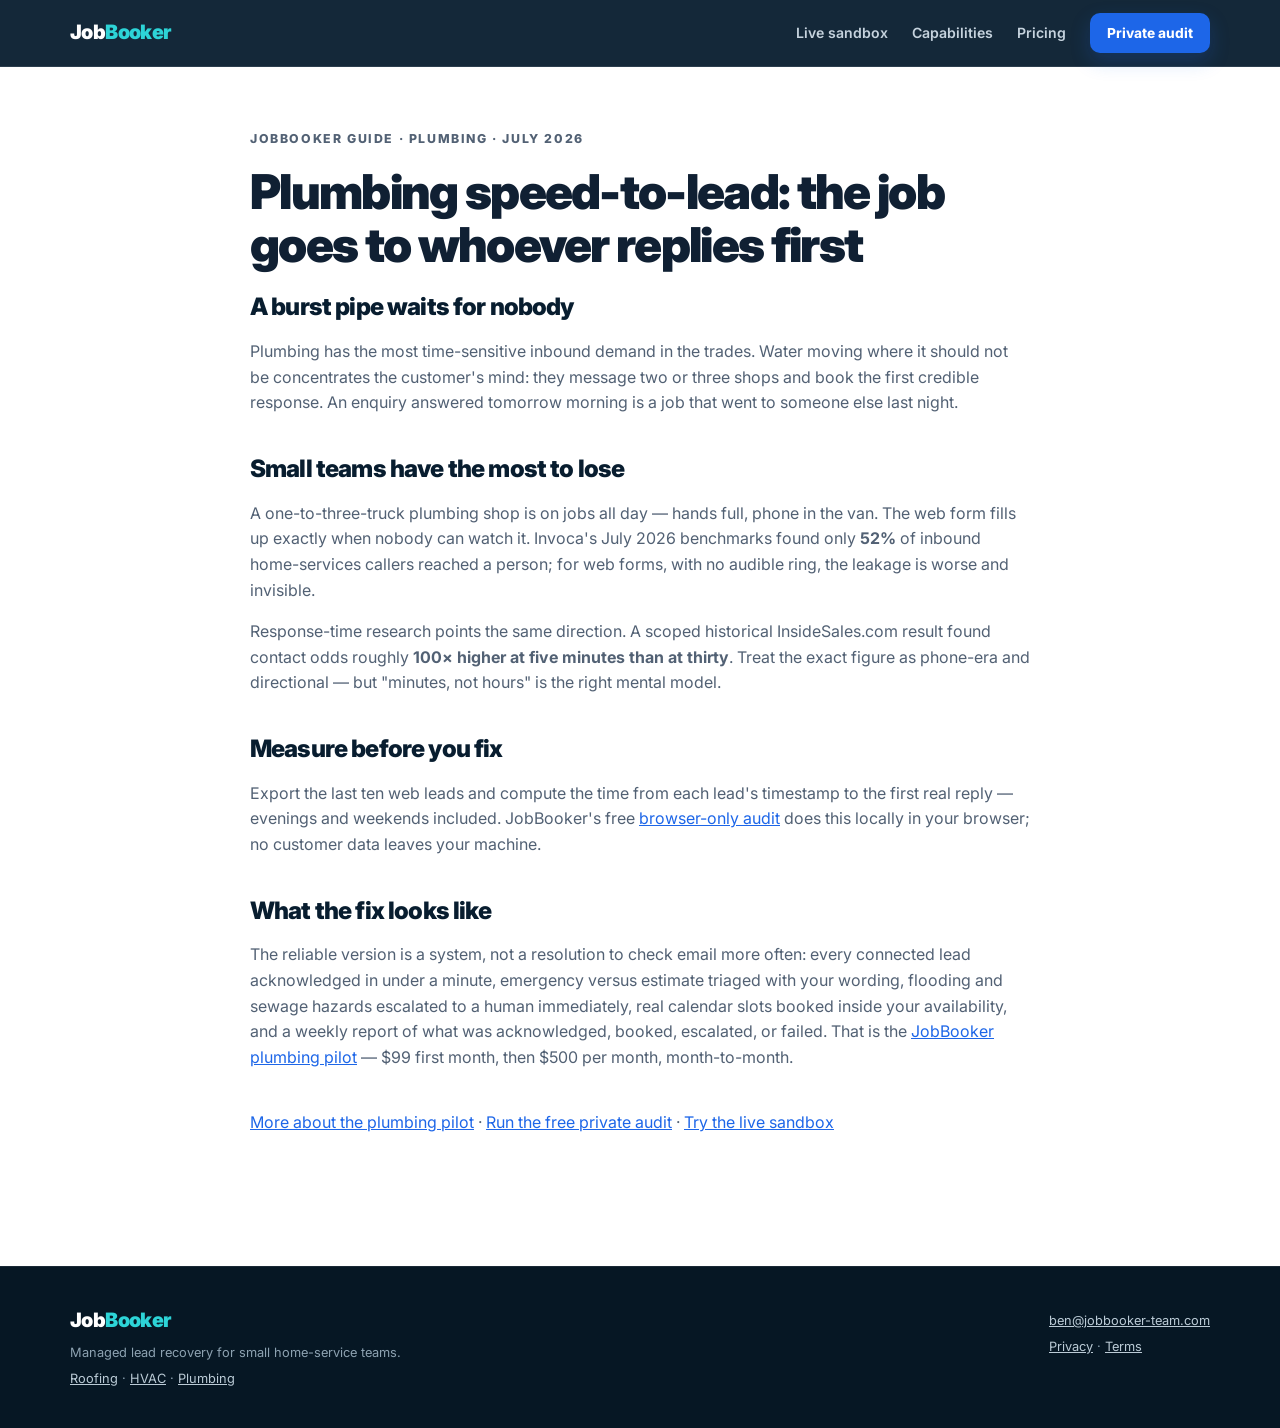
<file: plumbing-speed-to-lead.html>
<!doctype html>
<html lang="en">
<head>
  <meta charset="utf-8">
  <meta name="viewport" content="width=device-width, initial-scale=1">
  <title>Plumbing speed-to-lead: the job goes to whoever replies first — JobBooker</title>
  <meta name="description" content="Burst pipes and after-hours plumbing enquiries book with the first responder. How small plumbing teams can measure and fix web lead response time.">
  <link rel="canonical" href="https://getjobbooker.com/plumbing-speed-to-lead.html">
  <link rel="icon" href="data:image/svg+xml,%3Csvg xmlns='http://www.w3.org/2000/svg' viewBox='0 0 64 64'%3E%3Crect width='64' height='64' rx='14' fill='%230b1f33'/%3E%3Ctext x='32' y='44' font-family='Arial,sans-serif' font-size='34' font-weight='800' fill='%2322d3ee' text-anchor='middle'%3EJ%3C/text%3E%3C/svg%3E">
  <meta property="og:type" content="article">
  <meta property="og:url" content="https://getjobbooker.com/plumbing-speed-to-lead.html">
  <meta property="og:title" content="Plumbing speed-to-lead: the job goes to whoever replies first">
  <meta property="og:description" content="Burst pipes and after-hours plumbing enquiries book with the first responder. How small plumbing teams can measure and fix web lead response time.">
  <meta property="og:image" content="https://getjobbooker.com/og-image.jpg">
  <meta name="twitter:card" content="summary_large_image">
  <script type="application/ld+json">
  {
    "@context":"https://schema.org",
    "@type":"Article",
    "headline":"Plumbing speed-to-lead: the job goes to whoever replies first",
    "description":"Burst pipes and after-hours plumbing enquiries book with the first responder. How small plumbing teams can measure and fix web lead response time.",
    "datePublished":"2026-07-21",
    "author":{"@type":"Organization","name":"JobBooker","url":"https://getjobbooker.com/"},
    "publisher":{"@type":"Organization","name":"JobBooker","url":"https://getjobbooker.com/"}
  }
  </script>
  <link rel="preconnect" href="https://fonts.googleapis.com">
  <link rel="preconnect" href="https://fonts.gstatic.com" crossorigin>
  <link href="https://fonts.googleapis.com/css2?family=Inter:wght@400;500;600;700;800;900&display=swap" rel="stylesheet">
  <link rel="stylesheet" href="styles.css?v=3">
</head>
<body>
  <a class="skip-link" href="#main">Skip to content</a>
  <nav aria-label="Main navigation">
    <div class="wrap nav-inner">
      <a class="logo" href="index.html" aria-label="JobBooker home">Job<span>Booker</span></a>
      <div class="nav-links">
        <a href="index.html#sandbox">Live sandbox</a>
        <a href="index.html#capabilities">Capabilities</a>
        <a href="index.html#pricing">Pricing</a>
        <a class="button button-small" href="index.html#audit">Private audit</a>
      </div>
    </div>
  </nav>
  <main id="main">
    <article class="legal-content">
      <p class="eyebrow">JobBooker guide · plumbing · July 2026</p>
      <h1>Plumbing speed-to-lead: the job goes to whoever replies first</h1>
      <section>
        <h2>A burst pipe waits for nobody</h2>

    <p>Plumbing has the most time-sensitive inbound demand in the trades. Water moving where it should not be concentrates the customer's mind: they message two or three shops and book the first credible response. An enquiry answered tomorrow morning is a job that went to someone else last night.</p>      </section>
      <section>
        <h2>Small teams have the most to lose</h2>

    <p>A one-to-three-truck plumbing shop is on jobs all day — hands full, phone in the van. The web form fills up exactly when nobody can watch it. Invoca's July 2026 benchmarks found only <strong>52%</strong> of inbound home-services callers reached a person; for web forms, with no audible ring, the leakage is worse and invisible.</p>
    <p>Response-time research points the same direction. A scoped historical InsideSales.com result found contact odds roughly <strong>100× higher at five minutes than at thirty</strong>. Treat the exact figure as phone-era and directional — but "minutes, not hours" is the right mental model.</p>      </section>
      <section>
        <h2>Measure before you fix</h2>

    <p>Export the last ten web leads and compute the time from each lead's timestamp to the first real reply — evenings and weekends included. JobBooker's free <a href="index.html#audit">browser-only audit</a> does this locally in your browser; no customer data leaves your machine.</p>      </section>
      <section>
        <h2>What the fix looks like</h2>

    <p>The reliable version is a system, not a resolution to check email more often: every connected lead acknowledged in under a minute, emergency versus estimate triaged with your wording, flooding and sewage hazards escalated to a human immediately, real calendar slots booked inside your availability, and a weekly report of what was acknowledged, booked, escalated, or failed. That is the <a href="plumbing.html">JobBooker plumbing pilot</a> — $99 first month, then $500 per month, month-to-month.</p>      </section>
      <section>
        <p><a href="plumbing.html">More about the plumbing pilot</a> · <a href="index.html#audit">Run the free private audit</a> · <a href="index.html#sandbox">Try the live sandbox</a></p>
      </section>
    </article>
  </main>
  <footer>
    <div class="wrap footer-grid">
      <div><a class="logo" href="index.html">Job<span>Booker</span></a><p>Managed lead recovery for small home-service teams.</p>
      <p><a href="roofing.html">Roofing</a> · <a href="hvac.html">HVAC</a> · <a href="plumbing.html">Plumbing</a></p></div>
      <div><p><a href="mailto:ben@jobbooker-team.com">ben@jobbooker-team.com</a></p><p><a href="privacy.html">Privacy</a> · <a href="terms.html">Terms</a></p></div>
    </div>
  </footer>
</body>
</html>
</file>
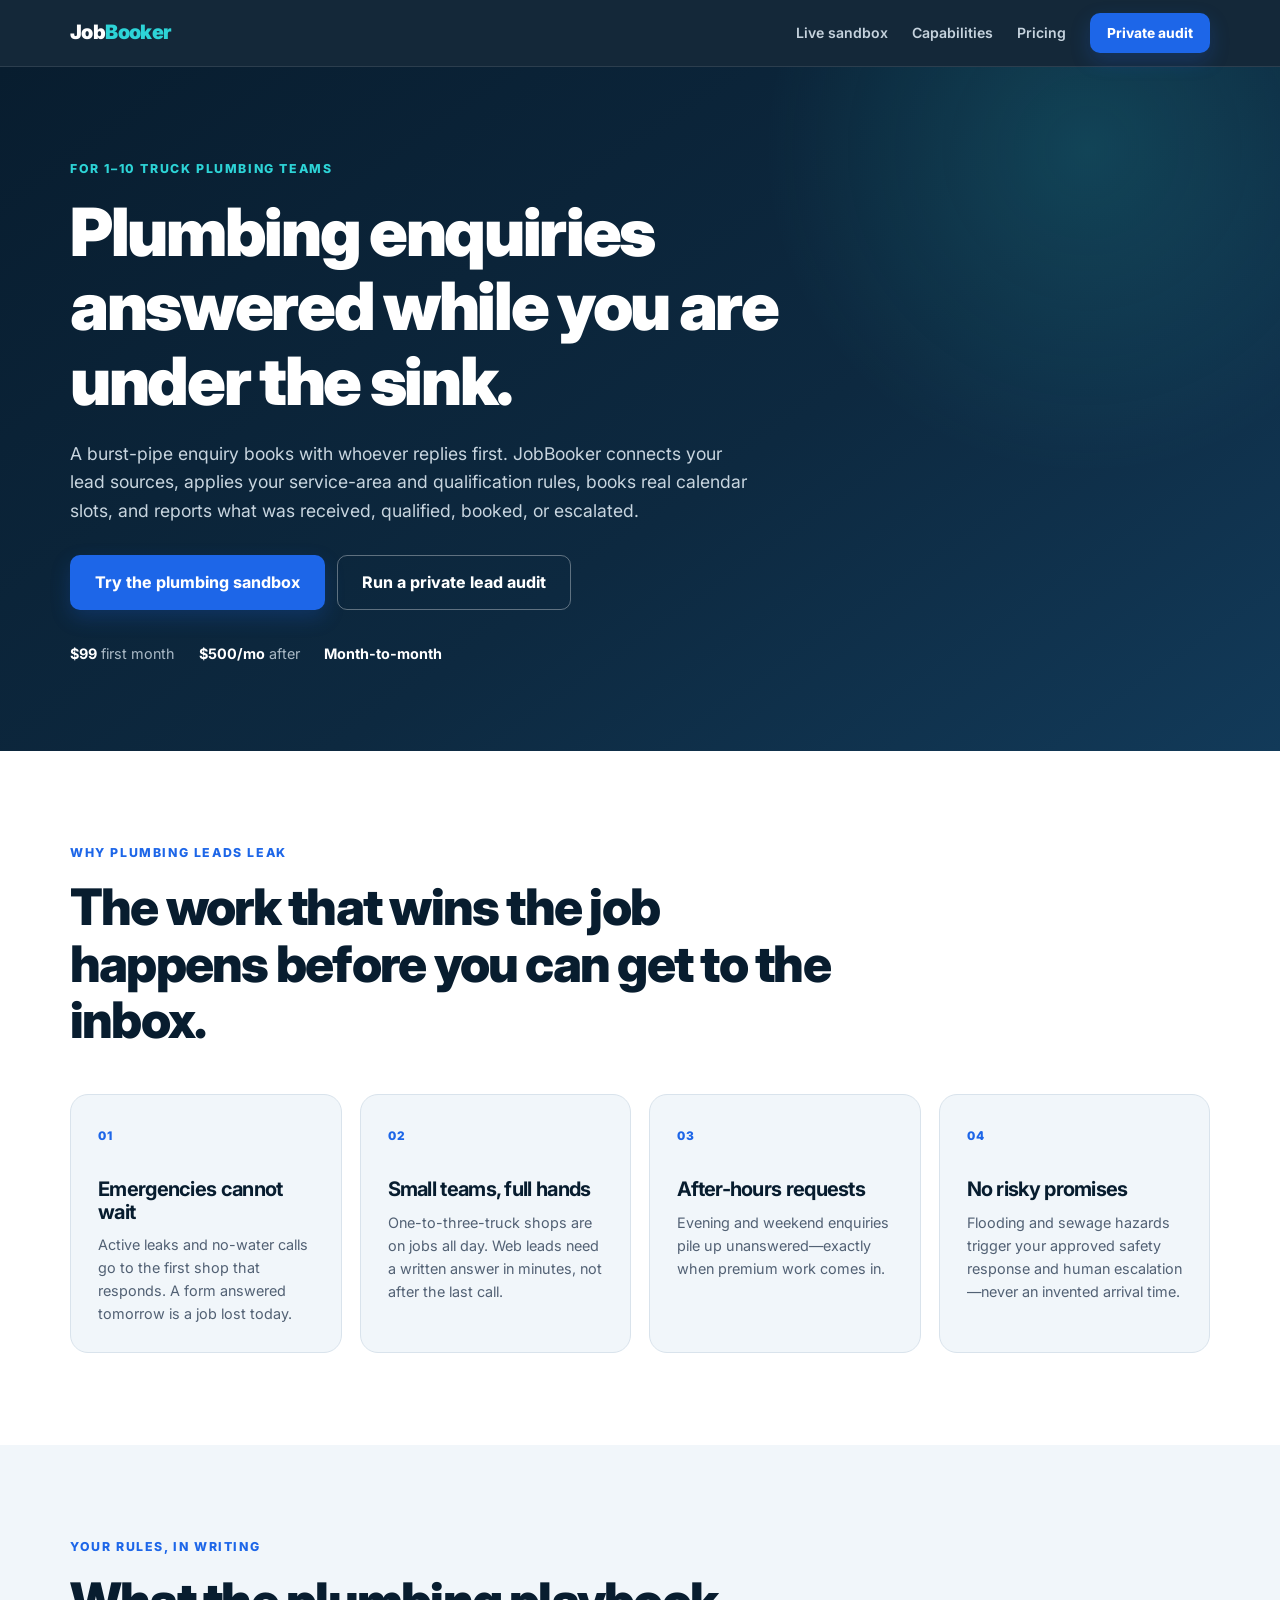
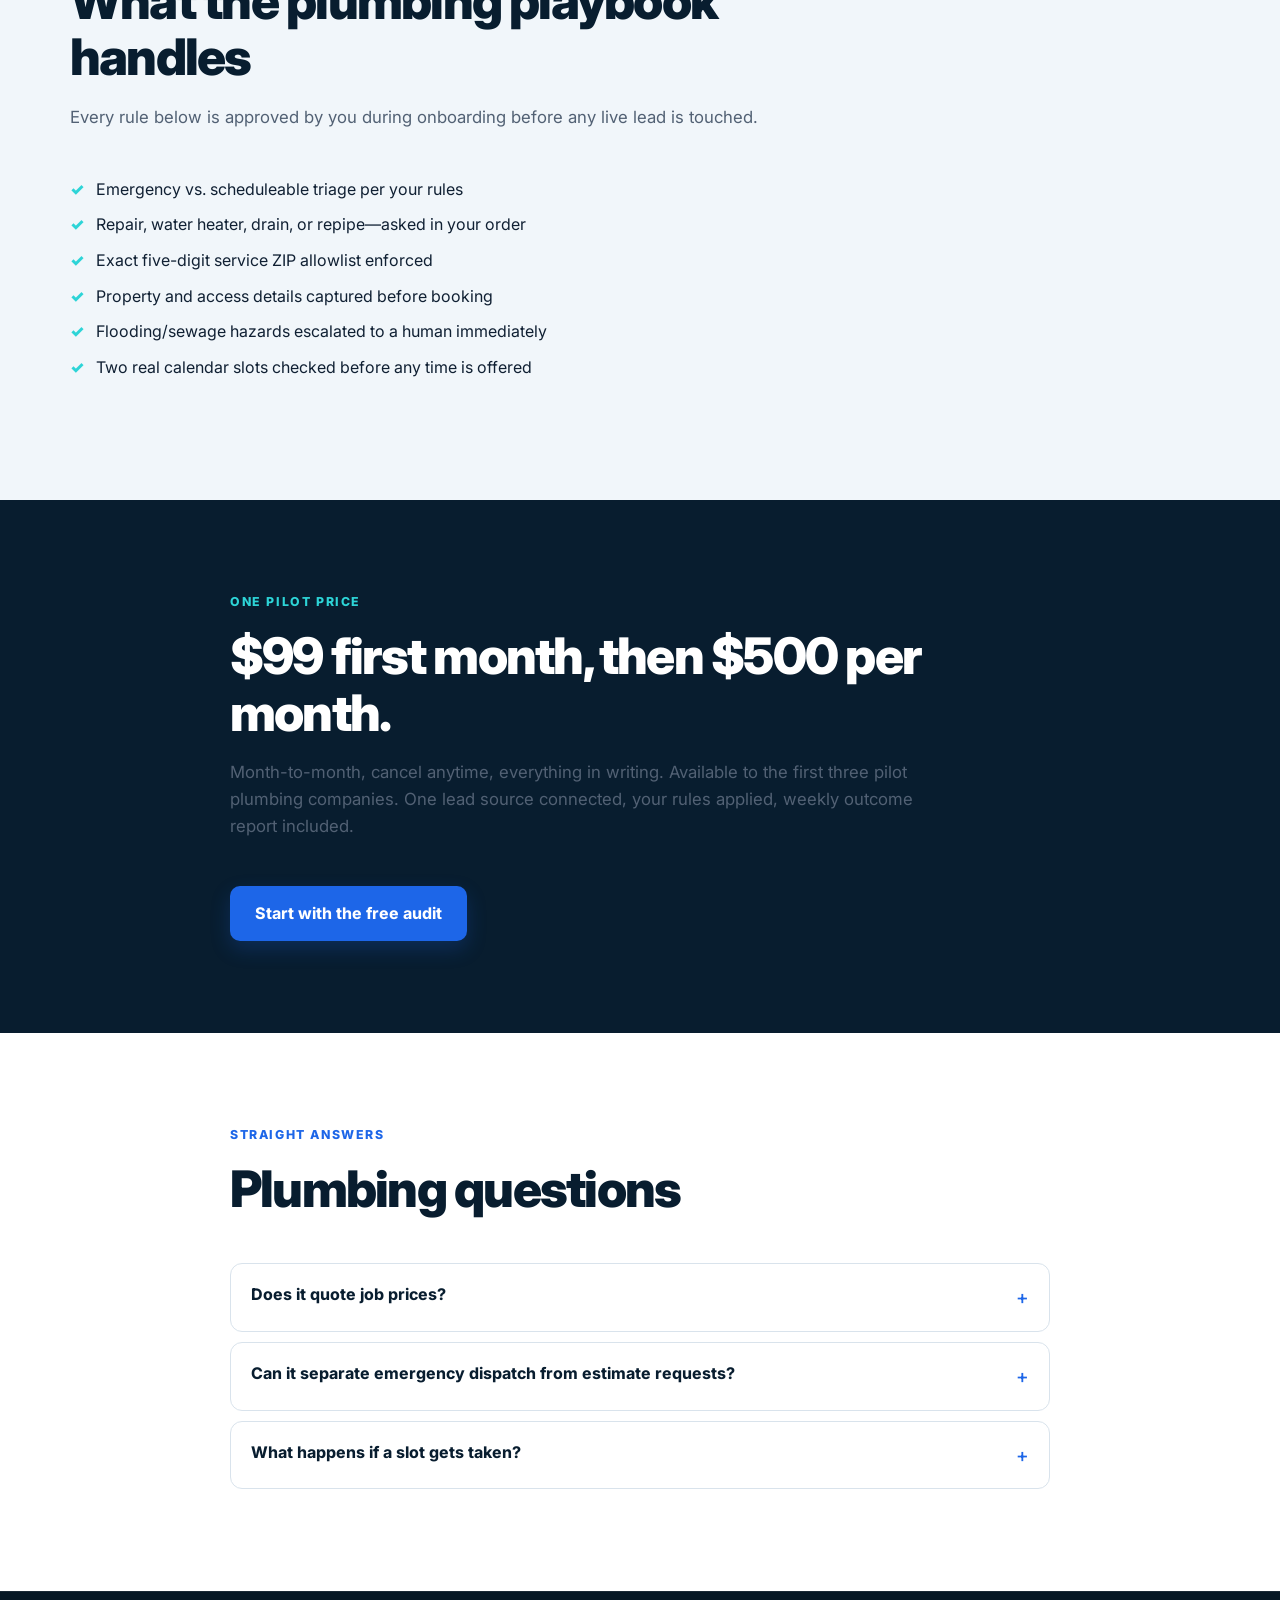
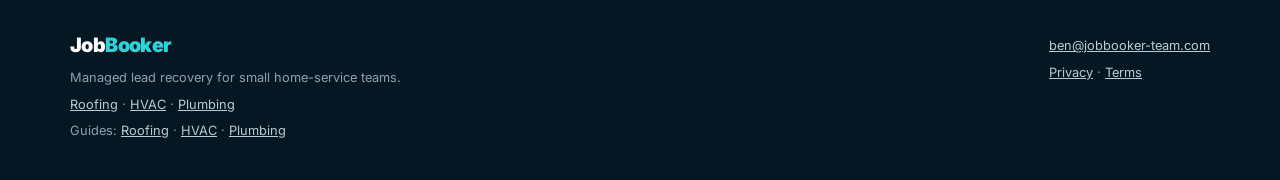
<file: plumbing.html>
<!doctype html>
<html lang="en">
<head>
  <meta charset="utf-8">
  <meta name="viewport" content="width=device-width, initial-scale=1">
  <title>JobBooker for Plumbing — Managed lead recovery for small plumbing teams</title>
  <meta name="description" content="Managed lead intake, plumbing-specific qualification, safe calendar booking, and outcome reporting for 1–10 truck plumbing companies. Pilot: $99 first month, then $500/month.">
  <link rel="canonical" href="https://getjobbooker.com/plumbing.html">
  <link rel="icon" href="data:image/svg+xml,%3Csvg xmlns='http://www.w3.org/2000/svg' viewBox='0 0 64 64'%3E%3Crect width='64' height='64' rx='14' fill='%230b1f33'/%3E%3Ctext x='32' y='44' font-family='Arial,sans-serif' font-size='34' font-weight='800' fill='%2322d3ee' text-anchor='middle'%3EJ%3C/text%3E%3C/svg%3E">
  <meta property="og:type" content="website">
  <meta property="og:url" content="https://getjobbooker.com/plumbing.html">
  <meta property="og:title" content="JobBooker for Plumbing — Managed lead recovery for small plumbing teams">
  <meta property="og:description" content="Managed lead intake, plumbing-specific qualification, safe calendar booking, and outcome reporting for 1–10 truck plumbing companies. Pilot: $99 first month, then $500/month.">
  <meta property="og:image" content="https://getjobbooker.com/og-image.jpg">
  <meta name="twitter:card" content="summary_large_image">
  <script type="application/ld+json">
  {
    "@context":"https://schema.org",
    "@type":"Service",
    "name":"JobBooker managed lead-recovery pilot for plumbing companies",
    "url":"https://getjobbooker.com/plumbing.html",
    "description":"Managed lead intake, plumbing-specific qualification, safe calendar booking, and outcome reporting for 1–10 truck plumbing companies. Pilot: $99 first month, then $500/month.",
    "provider":{"@type":"Organization","name":"JobBooker","url":"https://getjobbooker.com/","email":"ben@jobbooker-team.com"},
    "areaServed":"US",
    "offers":{"@type":"Offer","name":"Pilot","price":"99","priceCurrency":"USD","description":"$99 first month, then $500 per month, month-to-month, for the first three pilot companies per trade."}
  }
  </script>
  <link rel="preconnect" href="https://fonts.googleapis.com">
  <link rel="preconnect" href="https://fonts.gstatic.com" crossorigin>
  <link href="https://fonts.googleapis.com/css2?family=Inter:wght@400;500;600;700;800;900&display=swap" rel="stylesheet">
  <link rel="stylesheet" href="styles.css?v=3">
</head>
<body>
  <a class="skip-link" href="#main">Skip to content</a>
  <nav aria-label="Main navigation">
    <div class="wrap nav-inner">
      <a class="logo" href="index.html" aria-label="JobBooker home">Job<span>Booker</span></a>
      <div class="nav-links">
        <a href="index.html#sandbox">Live sandbox</a>
        <a href="index.html#capabilities">Capabilities</a>
        <a href="index.html#pricing">Pricing</a>
        <a class="button button-small" href="index.html#audit">Private audit</a>
      </div>
    </div>
  </nav>

  <main id="main">
    <header class="hero">
      <div class="wrap">
        <p class="eyebrow">For 1–10 truck plumbing teams</p>
        <h1>Plumbing enquiries answered while you are under the sink.</h1>
        <p class="hero-copy">A burst-pipe enquiry books with whoever replies first. JobBooker connects your lead sources, applies your service-area and qualification rules, books real calendar slots, and reports what was received, qualified, booked, or escalated.</p>
        <div class="button-row">
          <a class="button button-large" href="index.html#sandbox">Try the plumbing sandbox</a>
          <a class="button button-large button-outline" href="index.html#audit">Run a private lead audit</a>
        </div>
        <ul class="hero-points" aria-label="Pilot terms">
          <li><strong>$99</strong> first month</li>
          <li><strong>$500/mo</strong> after</li>
          <li><strong>Month-to-month</strong></li>
        </ul>
      </div>
    </header>

    <section class="section" id="why">
      <div class="wrap">
        <div class="section-heading">
          <p class="eyebrow">Why plumbing leads leak</p>
          <h2>The work that wins the job happens before you can get to the inbox.</h2>
        </div>
        <div class="feature-grid">
          <article class="feature-card"><span>01</span><h3>Emergencies cannot wait</h3><p>Active leaks and no-water calls go to the first shop that responds. A form answered tomorrow is a job lost today.</p></article>
          <article class="feature-card"><span>02</span><h3>Small teams, full hands</h3><p>One-to-three-truck shops are on jobs all day. Web leads need a written answer in minutes, not after the last call.</p></article>
          <article class="feature-card"><span>03</span><h3>After-hours requests</h3><p>Evening and weekend enquiries pile up unanswered—exactly when premium work comes in.</p></article>
          <article class="feature-card"><span>04</span><h3>No risky promises</h3><p>Flooding and sewage hazards trigger your approved safety response and human escalation—never an invented arrival time.</p></article>
        </div>
      </div>
    </section>

    <section class="section section-soft" id="playbook">
      <div class="wrap">
        <div class="section-heading">
          <p class="eyebrow">Your rules, in writing</p>
          <h2>What the plumbing playbook handles</h2>
          <p>Every rule below is approved by you during onboarding before any live lead is touched.</p>
        </div>
        <ul class="plain-list wrap narrow">
          <li>Emergency vs. scheduleable triage per your rules</li>
          <li>Repair, water heater, drain, or repipe—asked in your order</li>
          <li>Exact five-digit service ZIP allowlist enforced</li>
          <li>Property and access details captured before booking</li>
          <li>Flooding/sewage hazards escalated to a human immediately</li>
          <li>Two real calendar slots checked before any time is offered</li>
        </ul>
      </div>
    </section>

    <section class="section section-dark" id="pricing">
      <div class="wrap narrow">
        <div class="section-heading">
          <p class="eyebrow">One pilot price</p>
          <h2>$99 first month, then $500 per month.</h2>
          <p>Month-to-month, cancel anytime, everything in writing. Available to the first three pilot plumbing companies. One lead source connected, your rules applied, weekly outcome report included.</p>
        </div>
        <div class="button-row">
          <a class="button button-large" href="index.html#audit">Start with the free audit</a>
        </div>
      </div>
    </section>

    <section class="section" id="faq">
      <div class="wrap narrow">
        <div class="section-heading"><p class="eyebrow">Straight answers</p><h2>Plumbing questions</h2></div>
        <div class="faq">
          <details><summary>Does it quote job prices?</summary><p>No. The playbook never estimates price or arrival time. Those stay with you.</p></details>
          <details><summary>Can it separate emergency dispatch from estimate requests?</summary><p>Yes. Emergency wording, escalation, and booking rules are configured per your playbook during onboarding.</p></details>
          <details><summary>What happens if a slot gets taken?</summary><p>The booking stays failed or escalated, the lead is told the time was not confirmed, and you get the failure path. &quot;Booked&quot; means the calendar event exists.</p></details>
        </div>
      </div>
    </section>
  </main>

  <footer>
    <div class="wrap footer-grid">
      <div><a class="logo" href="index.html">Job<span>Booker</span></a><p>Managed lead recovery for small home-service teams.</p>
      <p><a href="roofing.html">Roofing</a> · <a href="hvac.html">HVAC</a> · <a href="plumbing.html">Plumbing</a></p>
      <p>Guides: <a href="roofing-speed-to-lead.html">Roofing</a> · <a href="hvac-speed-to-lead.html">HVAC</a> · <a href="plumbing-speed-to-lead.html">Plumbing</a></p></div>
      <div><p><a href="mailto:ben@jobbooker-team.com">ben@jobbooker-team.com</a></p><p><a href="privacy.html">Privacy</a> · <a href="terms.html">Terms</a></p></div>
    </div>
  </footer>
</body>
</html>
</file>
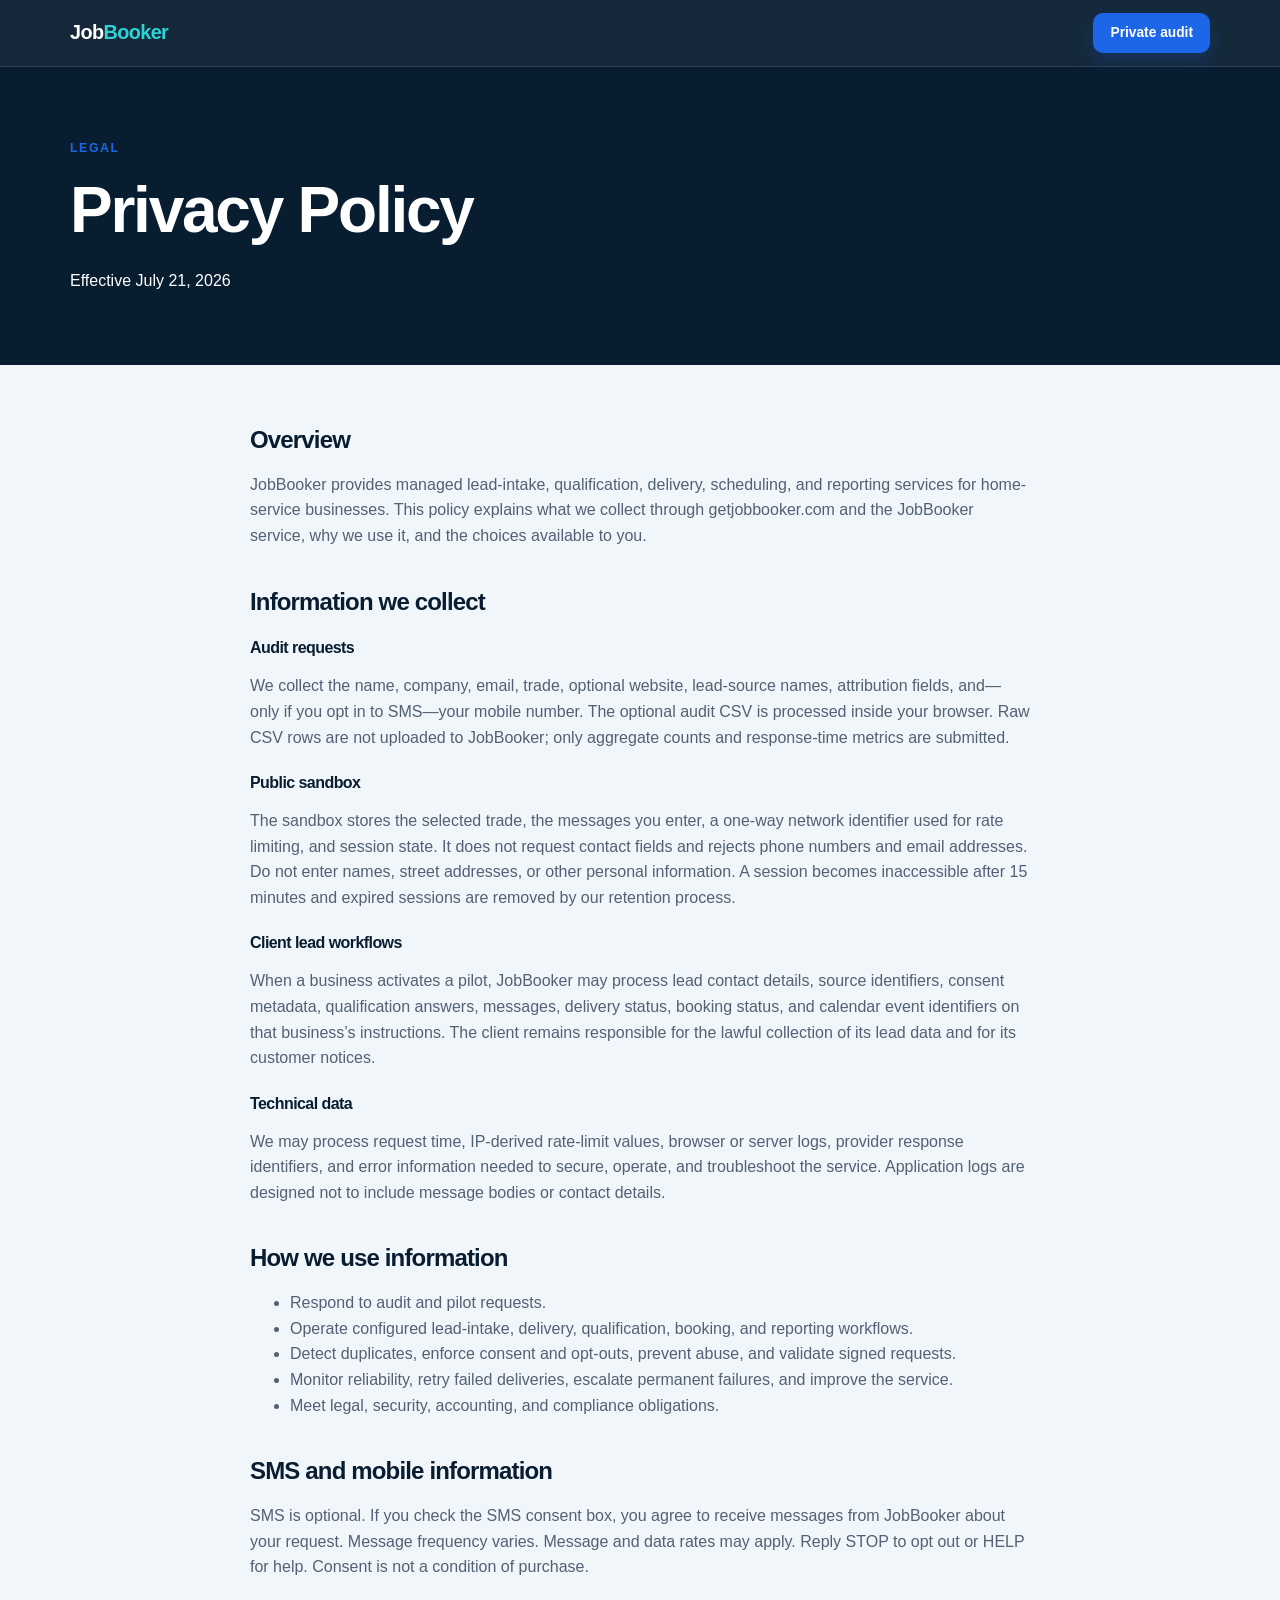
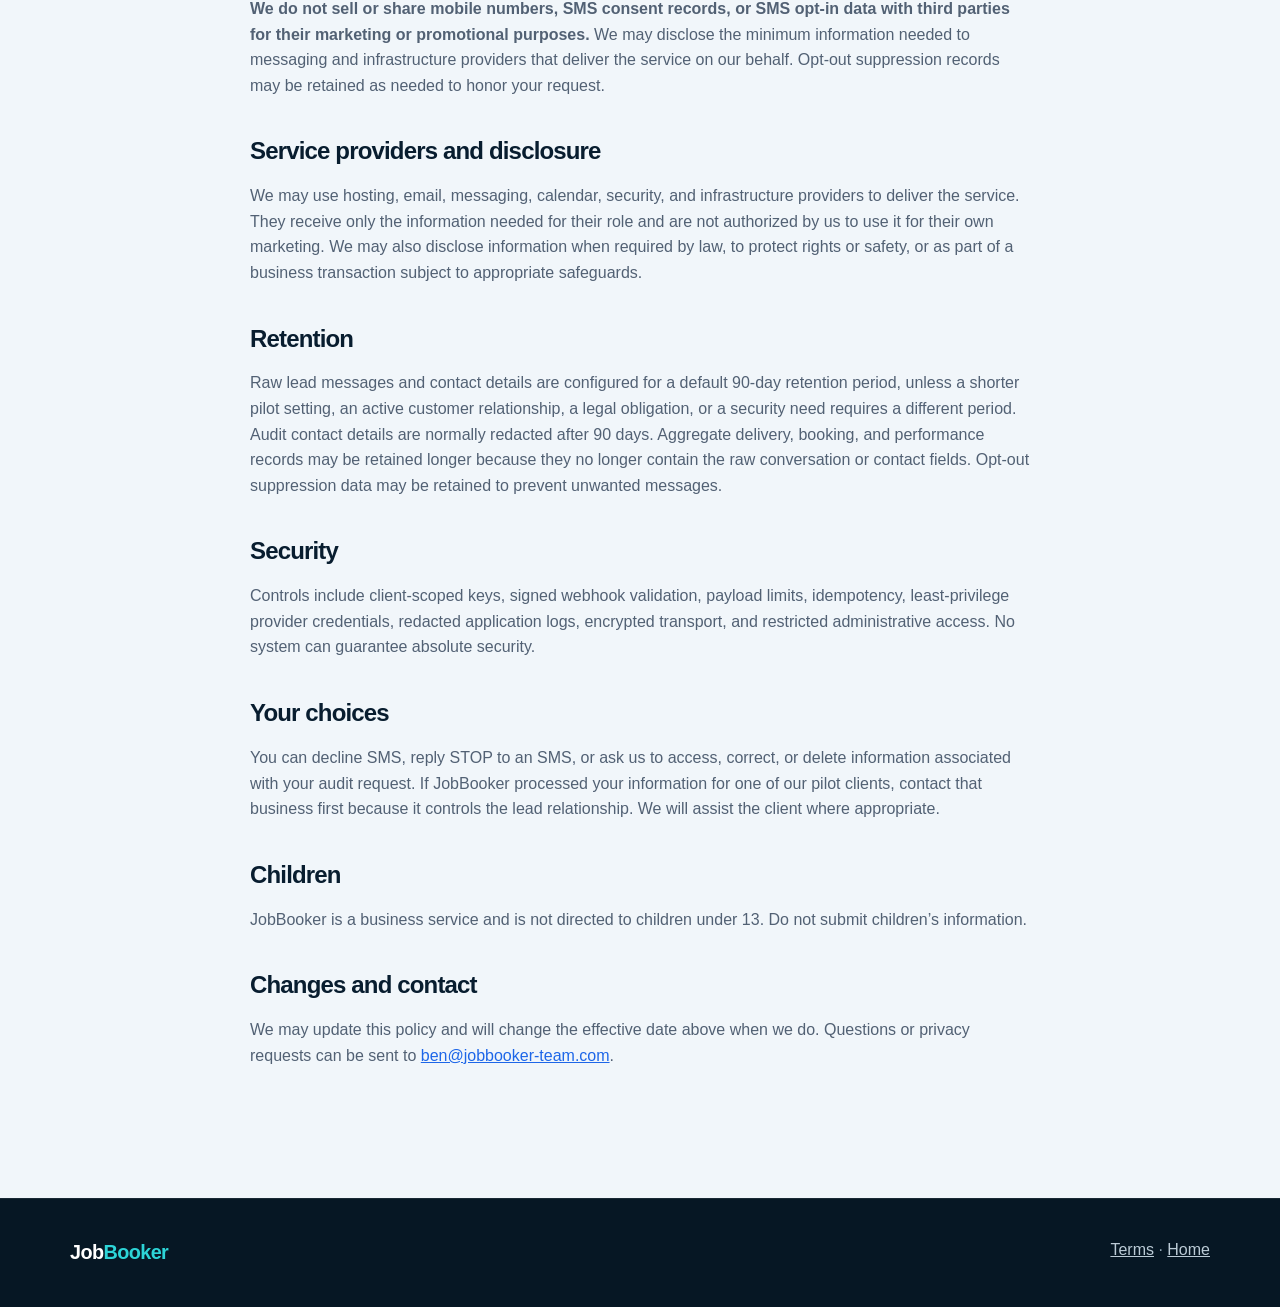
<file: privacy.html>
<!doctype html>
<html lang="en">
<head>
  <meta charset="utf-8">
  <meta name="viewport" content="width=device-width, initial-scale=1">
  <title>Privacy Policy — JobBooker</title>
  <meta name="description" content="How JobBooker collects, uses, retains, and protects information.">
  <link rel="canonical" href="https://getjobbooker.com/privacy.html">
  <link rel="icon" href="data:image/svg+xml,%3Csvg xmlns='http://www.w3.org/2000/svg' viewBox='0 0 64 64'%3E%3Crect width='64' height='64' rx='14' fill='%230b1f33'/%3E%3Ctext x='32' y='44' font-family='Arial,sans-serif' font-size='34' font-weight='800' fill='%2322d3ee' text-anchor='middle'%3EJ%3C/text%3E%3C/svg%3E">
  <link rel="stylesheet" href="styles.css?v=3">
</head>
<body class="legal-page">
  <a class="skip-link" href="#content">Skip to content</a>
  <nav><div class="wrap nav-inner"><a class="logo" href="index.html">Job<span>Booker</span></a><a class="button button-small" href="index.html#audit">Private audit</a></div></nav>
  <header class="legal-header"><div class="wrap"><p class="eyebrow">Legal</p><h1>Privacy Policy</h1><p>Effective July 21, 2026</p></div></header>
  <main class="legal-content" id="content">
    <section><h2>Overview</h2><p>JobBooker provides managed lead-intake, qualification, delivery, scheduling, and reporting services for home-service businesses. This policy explains what we collect through getjobbooker.com and the JobBooker service, why we use it, and the choices available to you.</p></section>
    <section><h2>Information we collect</h2>
      <h3>Audit requests</h3><p>We collect the name, company, email, trade, optional website, lead-source names, attribution fields, and—only if you opt in to SMS—your mobile number. The optional audit CSV is processed inside your browser. Raw CSV rows are not uploaded to JobBooker; only aggregate counts and response-time metrics are submitted.</p>
      <h3>Public sandbox</h3><p>The sandbox stores the selected trade, the messages you enter, a one-way network identifier used for rate limiting, and session state. It does not request contact fields and rejects phone numbers and email addresses. Do not enter names, street addresses, or other personal information. A session becomes inaccessible after 15 minutes and expired sessions are removed by our retention process.</p>
      <h3>Client lead workflows</h3><p>When a business activates a pilot, JobBooker may process lead contact details, source identifiers, consent metadata, qualification answers, messages, delivery status, booking status, and calendar event identifiers on that business’s instructions. The client remains responsible for the lawful collection of its lead data and for its customer notices.</p>
      <h3>Technical data</h3><p>We may process request time, IP-derived rate-limit values, browser or server logs, provider response identifiers, and error information needed to secure, operate, and troubleshoot the service. Application logs are designed not to include message bodies or contact details.</p>
    </section>
    <section><h2>How we use information</h2><ul><li>Respond to audit and pilot requests.</li><li>Operate configured lead-intake, delivery, qualification, booking, and reporting workflows.</li><li>Detect duplicates, enforce consent and opt-outs, prevent abuse, and validate signed requests.</li><li>Monitor reliability, retry failed deliveries, escalate permanent failures, and improve the service.</li><li>Meet legal, security, accounting, and compliance obligations.</li></ul></section>
    <section><h2>SMS and mobile information</h2><p>SMS is optional. If you check the SMS consent box, you agree to receive messages from JobBooker about your request. Message frequency varies. Message and data rates may apply. Reply STOP to opt out or HELP for help. Consent is not a condition of purchase.</p><p><strong>We do not sell or share mobile numbers, SMS consent records, or SMS opt-in data with third parties for their marketing or promotional purposes.</strong> We may disclose the minimum information needed to messaging and infrastructure providers that deliver the service on our behalf. Opt-out suppression records may be retained as needed to honor your request.</p></section>
    <section><h2>Service providers and disclosure</h2><p>We may use hosting, email, messaging, calendar, security, and infrastructure providers to deliver the service. They receive only the information needed for their role and are not authorized by us to use it for their own marketing. We may also disclose information when required by law, to protect rights or safety, or as part of a business transaction subject to appropriate safeguards.</p></section>
    <section><h2>Retention</h2><p>Raw lead messages and contact details are configured for a default 90-day retention period, unless a shorter pilot setting, an active customer relationship, a legal obligation, or a security need requires a different period. Audit contact details are normally redacted after 90 days. Aggregate delivery, booking, and performance records may be retained longer because they no longer contain the raw conversation or contact fields. Opt-out suppression data may be retained to prevent unwanted messages.</p></section>
    <section><h2>Security</h2><p>Controls include client-scoped keys, signed webhook validation, payload limits, idempotency, least-privilege provider credentials, redacted application logs, encrypted transport, and restricted administrative access. No system can guarantee absolute security.</p></section>
    <section><h2>Your choices</h2><p>You can decline SMS, reply STOP to an SMS, or ask us to access, correct, or delete information associated with your audit request. If JobBooker processed your information for one of our pilot clients, contact that business first because it controls the lead relationship. We will assist the client where appropriate.</p></section>
    <section><h2>Children</h2><p>JobBooker is a business service and is not directed to children under 13. Do not submit children’s information.</p></section>
    <section><h2>Changes and contact</h2><p>We may update this policy and will change the effective date above when we do. Questions or privacy requests can be sent to <a href="mailto:ben@jobbooker-team.com">ben@jobbooker-team.com</a>.</p></section>
  </main>
  <footer><div class="wrap footer-grid"><a class="logo" href="index.html">Job<span>Booker</span></a><div><a href="terms.html">Terms</a> · <a href="index.html">Home</a></div></div></footer>
</body>
</html>
</file>
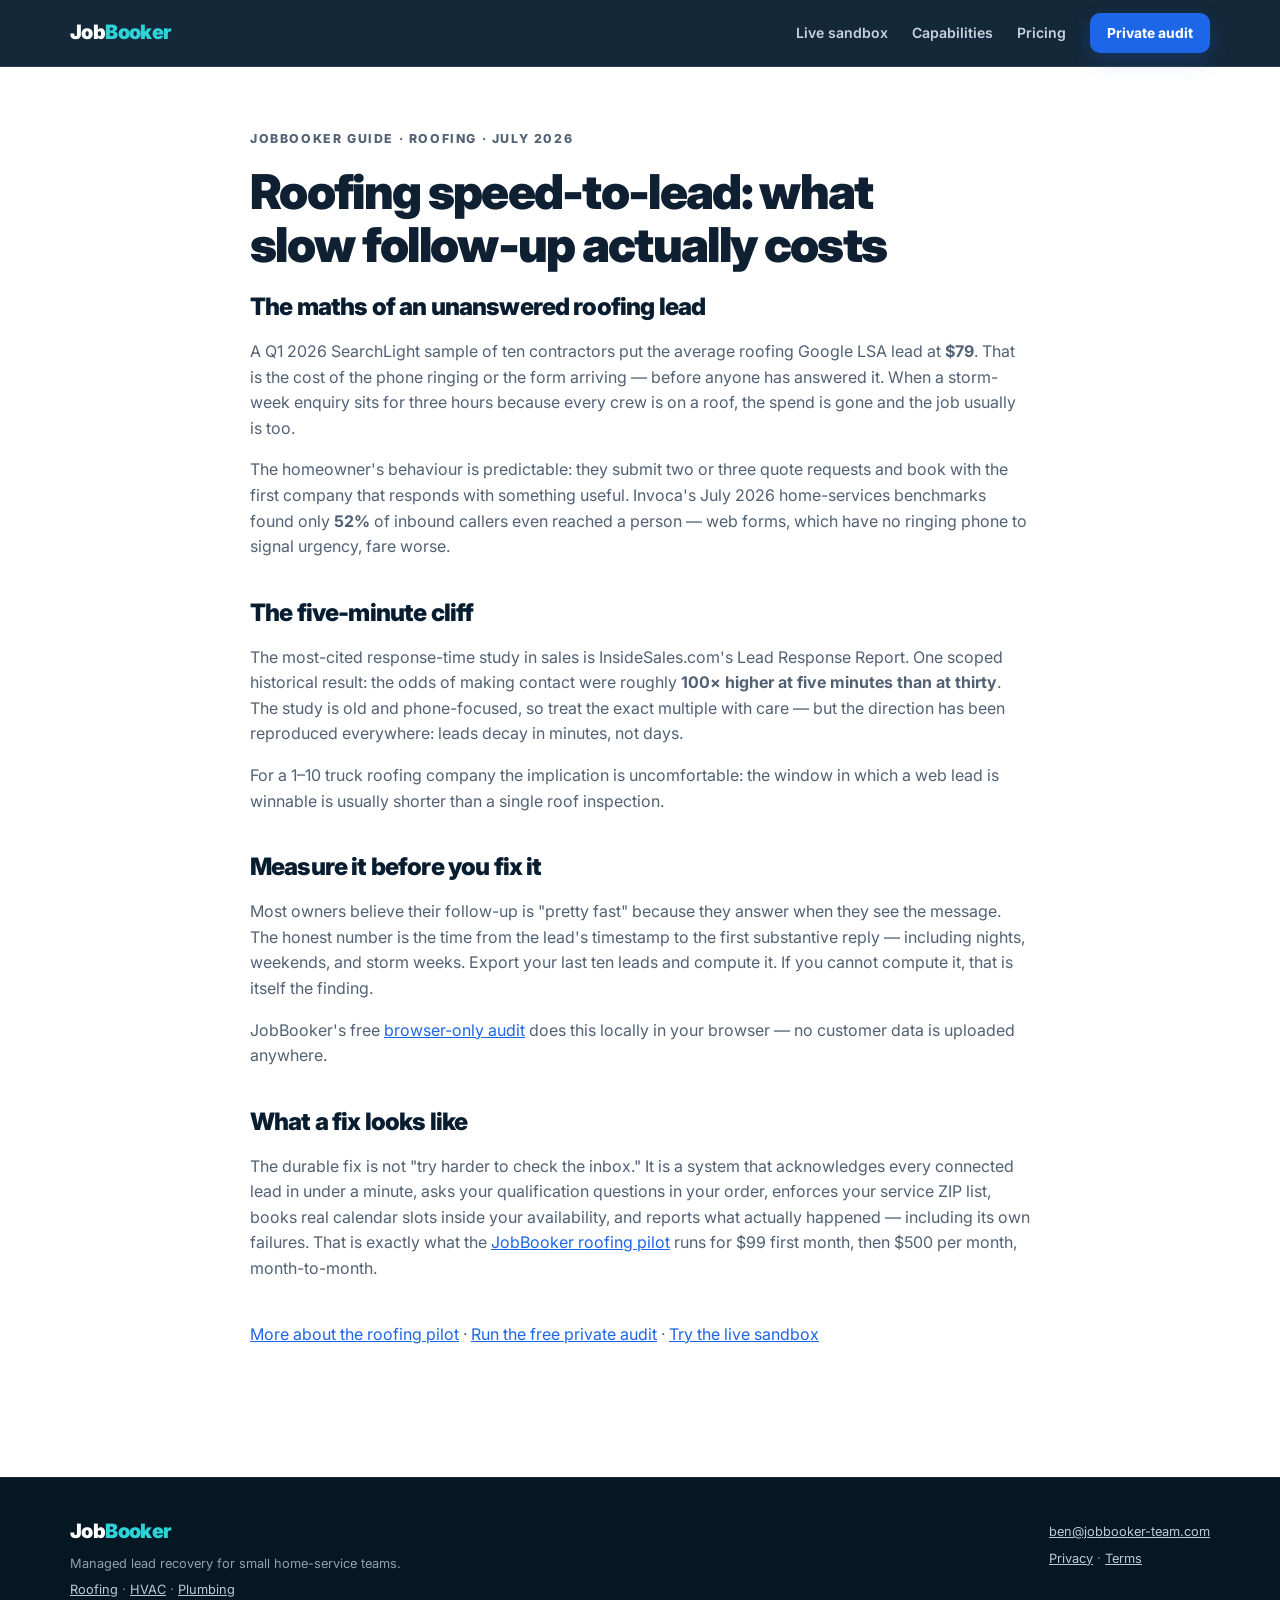
<file: roofing-speed-to-lead.html>
<!doctype html>
<html lang="en">
<head>
  <meta charset="utf-8">
  <meta name="viewport" content="width=device-width, initial-scale=1">
  <title>Roofing speed-to-lead: what slow follow-up actually costs — JobBooker</title>
  <meta name="description" content="Why roofing web leads go cold in minutes, what a $79 LSA lead costs when unanswered, and how small roofing teams can measure and fix response time.">
  <link rel="canonical" href="https://getjobbooker.com/roofing-speed-to-lead.html">
  <link rel="icon" href="data:image/svg+xml,%3Csvg xmlns='http://www.w3.org/2000/svg' viewBox='0 0 64 64'%3E%3Crect width='64' height='64' rx='14' fill='%230b1f33'/%3E%3Ctext x='32' y='44' font-family='Arial,sans-serif' font-size='34' font-weight='800' fill='%2322d3ee' text-anchor='middle'%3EJ%3C/text%3E%3C/svg%3E">
  <meta property="og:type" content="article">
  <meta property="og:url" content="https://getjobbooker.com/roofing-speed-to-lead.html">
  <meta property="og:title" content="Roofing speed-to-lead: what slow follow-up actually costs">
  <meta property="og:description" content="Why roofing web leads go cold in minutes, what a $79 LSA lead costs when unanswered, and how small roofing teams can measure and fix response time.">
  <meta property="og:image" content="https://getjobbooker.com/og-image.jpg">
  <meta name="twitter:card" content="summary_large_image">
  <script type="application/ld+json">
  {
    "@context":"https://schema.org",
    "@type":"Article",
    "headline":"Roofing speed-to-lead: what slow follow-up actually costs",
    "description":"Why roofing web leads go cold in minutes, what a $79 LSA lead costs when unanswered, and how small roofing teams can measure and fix response time.",
    "datePublished":"2026-07-21",
    "author":{"@type":"Organization","name":"JobBooker","url":"https://getjobbooker.com/"},
    "publisher":{"@type":"Organization","name":"JobBooker","url":"https://getjobbooker.com/"}
  }
  </script>
  <link rel="preconnect" href="https://fonts.googleapis.com">
  <link rel="preconnect" href="https://fonts.gstatic.com" crossorigin>
  <link href="https://fonts.googleapis.com/css2?family=Inter:wght@400;500;600;700;800;900&display=swap" rel="stylesheet">
  <link rel="stylesheet" href="styles.css?v=3">
</head>
<body>
  <a class="skip-link" href="#main">Skip to content</a>
  <nav aria-label="Main navigation">
    <div class="wrap nav-inner">
      <a class="logo" href="index.html" aria-label="JobBooker home">Job<span>Booker</span></a>
      <div class="nav-links">
        <a href="index.html#sandbox">Live sandbox</a>
        <a href="index.html#capabilities">Capabilities</a>
        <a href="index.html#pricing">Pricing</a>
        <a class="button button-small" href="index.html#audit">Private audit</a>
      </div>
    </div>
  </nav>
  <main id="main">
    <article class="legal-content">
      <p class="eyebrow">JobBooker guide · roofing · July 2026</p>
      <h1>Roofing speed-to-lead: what slow follow-up actually costs</h1>
      <section>
        <h2>The maths of an unanswered roofing lead</h2>

    <p>A Q1 2026 SearchLight sample of ten contractors put the average roofing Google LSA lead at <strong>$79</strong>. That is the cost of the phone ringing or the form arriving — before anyone has answered it. When a storm-week enquiry sits for three hours because every crew is on a roof, the spend is gone and the job usually is too.</p>
    <p>The homeowner's behaviour is predictable: they submit two or three quote requests and book with the first company that responds with something useful. Invoca's July 2026 home-services benchmarks found only <strong>52%</strong> of inbound callers even reached a person — web forms, which have no ringing phone to signal urgency, fare worse.</p>      </section>
      <section>
        <h2>The five-minute cliff</h2>

    <p>The most-cited response-time study in sales is InsideSales.com's Lead Response Report. One scoped historical result: the odds of making contact were roughly <strong>100× higher at five minutes than at thirty</strong>. The study is old and phone-focused, so treat the exact multiple with care — but the direction has been reproduced everywhere: leads decay in minutes, not days.</p>
    <p>For a 1–10 truck roofing company the implication is uncomfortable: the window in which a web lead is winnable is usually shorter than a single roof inspection.</p>      </section>
      <section>
        <h2>Measure it before you fix it</h2>

    <p>Most owners believe their follow-up is "pretty fast" because they answer when they see the message. The honest number is the time from the lead's timestamp to the first substantive reply — including nights, weekends, and storm weeks. Export your last ten leads and compute it. If you cannot compute it, that is itself the finding.</p>
    <p>JobBooker's free <a href="index.html#audit">browser-only audit</a> does this locally in your browser — no customer data is uploaded anywhere.</p>      </section>
      <section>
        <h2>What a fix looks like</h2>

    <p>The durable fix is not "try harder to check the inbox." It is a system that acknowledges every connected lead in under a minute, asks your qualification questions in your order, enforces your service ZIP list, books real calendar slots inside your availability, and reports what actually happened — including its own failures. That is exactly what the <a href="roofing.html">JobBooker roofing pilot</a> runs for $99 first month, then $500 per month, month-to-month.</p>      </section>
      <section>
        <p><a href="roofing.html">More about the roofing pilot</a> · <a href="index.html#audit">Run the free private audit</a> · <a href="index.html#sandbox">Try the live sandbox</a></p>
      </section>
    </article>
  </main>
  <footer>
    <div class="wrap footer-grid">
      <div><a class="logo" href="index.html">Job<span>Booker</span></a><p>Managed lead recovery for small home-service teams.</p>
      <p><a href="roofing.html">Roofing</a> · <a href="hvac.html">HVAC</a> · <a href="plumbing.html">Plumbing</a></p></div>
      <div><p><a href="mailto:ben@jobbooker-team.com">ben@jobbooker-team.com</a></p><p><a href="privacy.html">Privacy</a> · <a href="terms.html">Terms</a></p></div>
    </div>
  </footer>
</body>
</html>
</file>
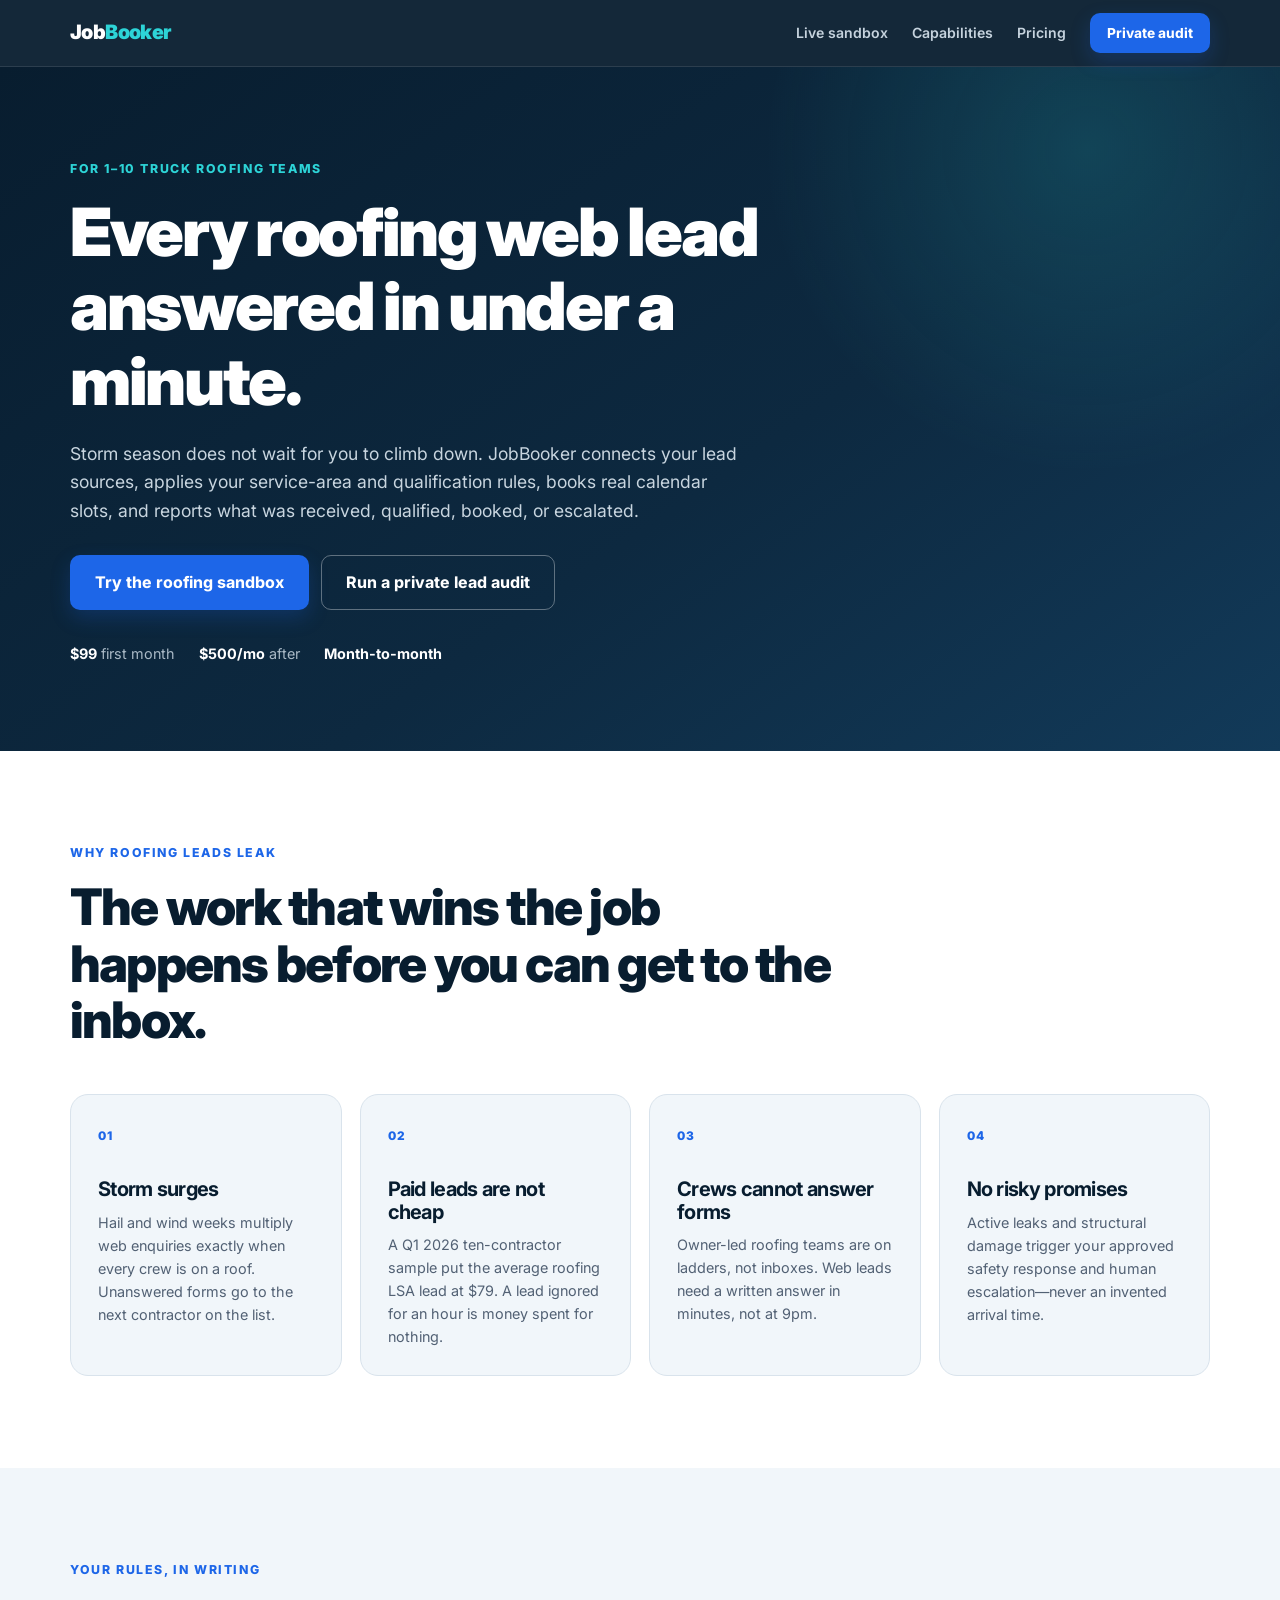
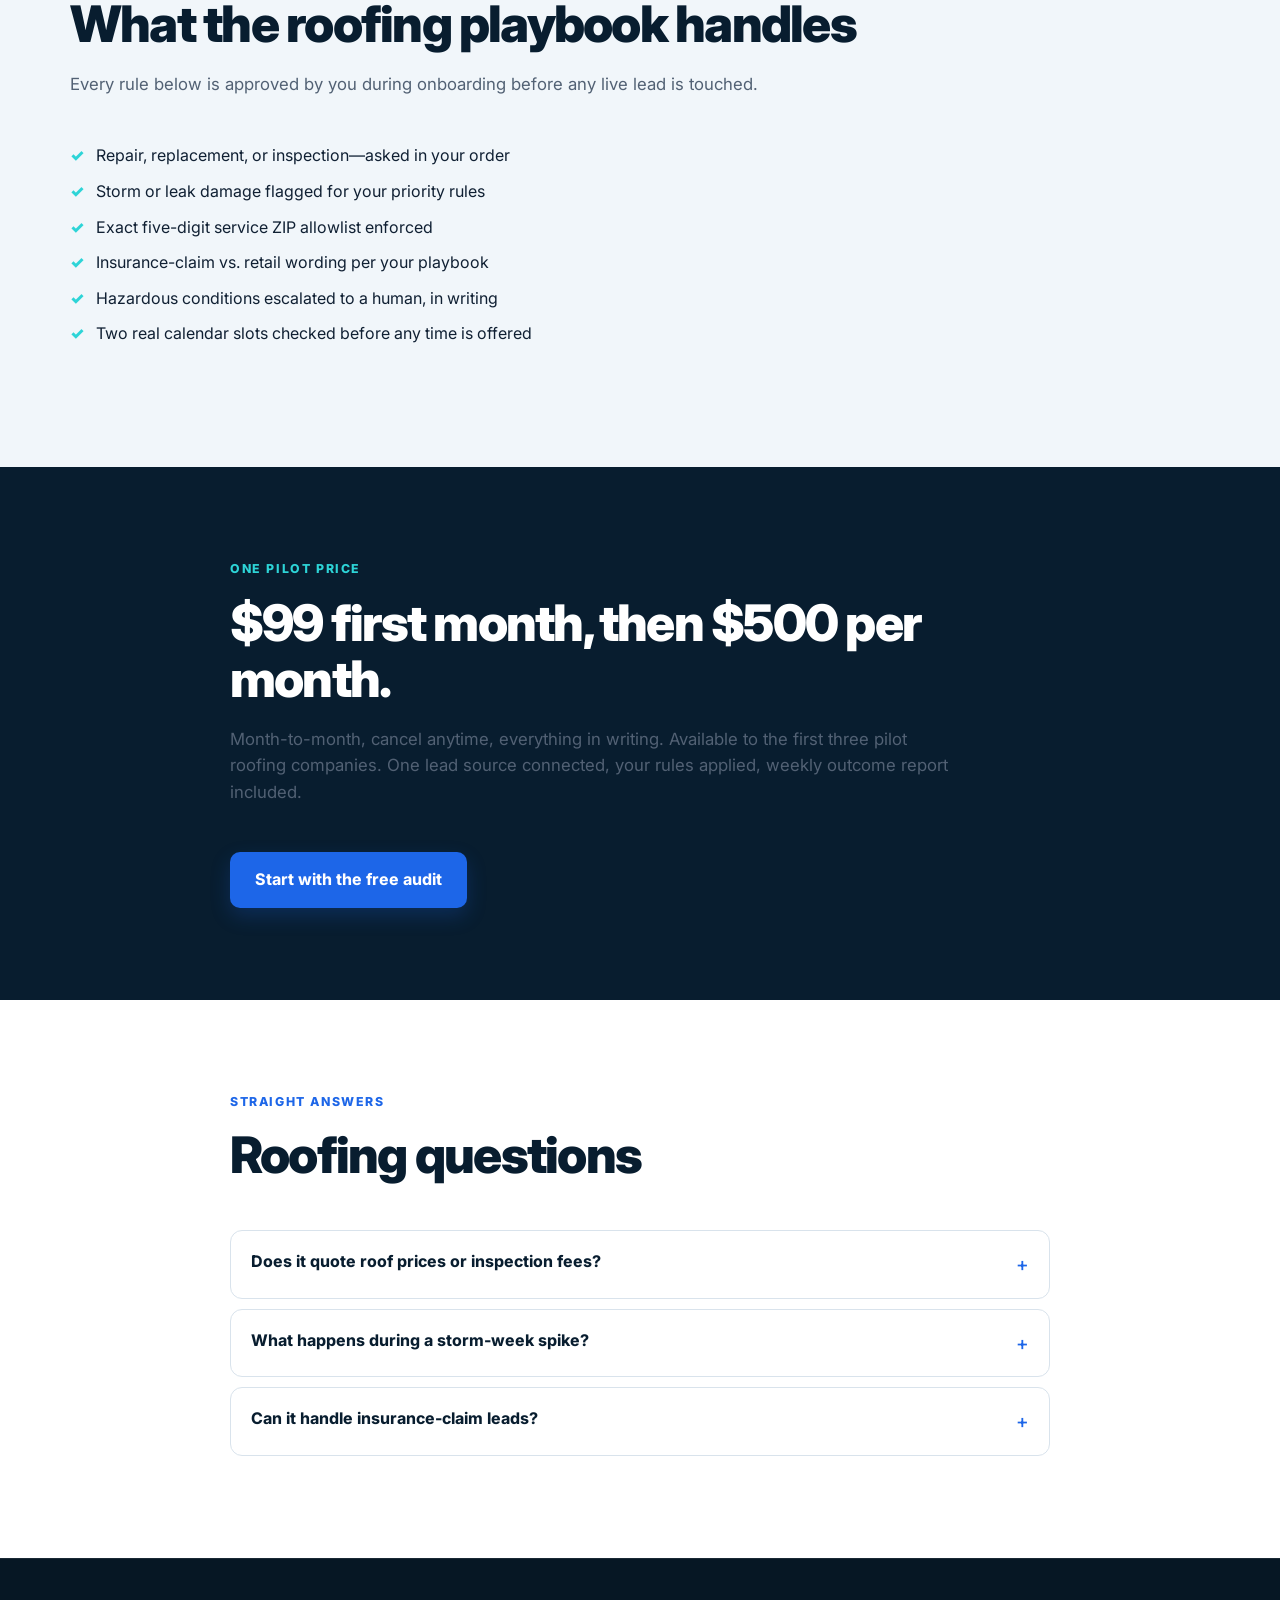
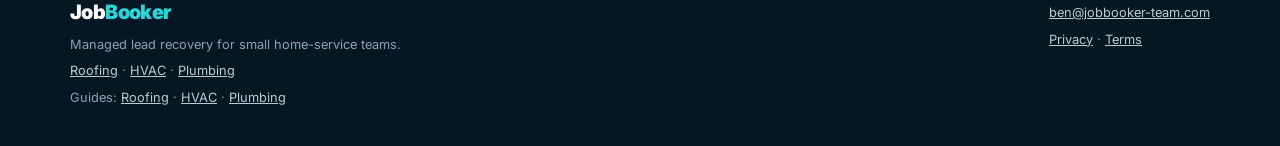
<file: roofing.html>
<!doctype html>
<html lang="en">
<head>
  <meta charset="utf-8">
  <meta name="viewport" content="width=device-width, initial-scale=1">
  <title>JobBooker for Roofing — Managed lead recovery for small roofing teams</title>
  <meta name="description" content="Managed lead intake, roofing-specific qualification, safe calendar booking, and outcome reporting for 1–10 truck roofing companies. Pilot: $99 first month, then $500/month.">
  <link rel="canonical" href="https://getjobbooker.com/roofing.html">
  <link rel="icon" href="data:image/svg+xml,%3Csvg xmlns='http://www.w3.org/2000/svg' viewBox='0 0 64 64'%3E%3Crect width='64' height='64' rx='14' fill='%230b1f33'/%3E%3Ctext x='32' y='44' font-family='Arial,sans-serif' font-size='34' font-weight='800' fill='%2322d3ee' text-anchor='middle'%3EJ%3C/text%3E%3C/svg%3E">
  <meta property="og:type" content="website">
  <meta property="og:url" content="https://getjobbooker.com/roofing.html">
  <meta property="og:title" content="JobBooker for Roofing — Managed lead recovery for small roofing teams">
  <meta property="og:description" content="Managed lead intake, roofing-specific qualification, safe calendar booking, and outcome reporting for 1–10 truck roofing companies. Pilot: $99 first month, then $500/month.">
  <meta property="og:image" content="https://getjobbooker.com/og-image.jpg">
  <meta name="twitter:card" content="summary_large_image">
  <script type="application/ld+json">
  {
    "@context":"https://schema.org",
    "@type":"Service",
    "name":"JobBooker managed lead-recovery pilot for roofing companies",
    "url":"https://getjobbooker.com/roofing.html",
    "description":"Managed lead intake, roofing-specific qualification, safe calendar booking, and outcome reporting for 1–10 truck roofing companies. Pilot: $99 first month, then $500/month.",
    "provider":{"@type":"Organization","name":"JobBooker","url":"https://getjobbooker.com/","email":"ben@jobbooker-team.com"},
    "areaServed":"US",
    "offers":{"@type":"Offer","name":"Pilot","price":"99","priceCurrency":"USD","description":"$99 first month, then $500 per month, month-to-month, for the first three pilot companies per trade."}
  }
  </script>
  <link rel="preconnect" href="https://fonts.googleapis.com">
  <link rel="preconnect" href="https://fonts.gstatic.com" crossorigin>
  <link href="https://fonts.googleapis.com/css2?family=Inter:wght@400;500;600;700;800;900&display=swap" rel="stylesheet">
  <link rel="stylesheet" href="styles.css?v=3">
</head>
<body>
  <a class="skip-link" href="#main">Skip to content</a>
  <nav aria-label="Main navigation">
    <div class="wrap nav-inner">
      <a class="logo" href="index.html" aria-label="JobBooker home">Job<span>Booker</span></a>
      <div class="nav-links">
        <a href="index.html#sandbox">Live sandbox</a>
        <a href="index.html#capabilities">Capabilities</a>
        <a href="index.html#pricing">Pricing</a>
        <a class="button button-small" href="index.html#audit">Private audit</a>
      </div>
    </div>
  </nav>

  <main id="main">
    <header class="hero">
      <div class="wrap">
        <p class="eyebrow">For 1–10 truck roofing teams</p>
        <h1>Every roofing web lead answered in under a minute.</h1>
        <p class="hero-copy">Storm season does not wait for you to climb down. JobBooker connects your lead sources, applies your service-area and qualification rules, books real calendar slots, and reports what was received, qualified, booked, or escalated.</p>
        <div class="button-row">
          <a class="button button-large" href="index.html#sandbox">Try the roofing sandbox</a>
          <a class="button button-large button-outline" href="index.html#audit">Run a private lead audit</a>
        </div>
        <ul class="hero-points" aria-label="Pilot terms">
          <li><strong>$99</strong> first month</li>
          <li><strong>$500/mo</strong> after</li>
          <li><strong>Month-to-month</strong></li>
        </ul>
      </div>
    </header>

    <section class="section" id="why">
      <div class="wrap">
        <div class="section-heading">
          <p class="eyebrow">Why roofing leads leak</p>
          <h2>The work that wins the job happens before you can get to the inbox.</h2>
        </div>
        <div class="feature-grid">
          <article class="feature-card"><span>01</span><h3>Storm surges</h3><p>Hail and wind weeks multiply web enquiries exactly when every crew is on a roof. Unanswered forms go to the next contractor on the list.</p></article>
          <article class="feature-card"><span>02</span><h3>Paid leads are not cheap</h3><p>A Q1 2026 ten-contractor sample put the average roofing LSA lead at $79. A lead ignored for an hour is money spent for nothing.</p></article>
          <article class="feature-card"><span>03</span><h3>Crews cannot answer forms</h3><p>Owner-led roofing teams are on ladders, not inboxes. Web leads need a written answer in minutes, not at 9pm.</p></article>
          <article class="feature-card"><span>04</span><h3>No risky promises</h3><p>Active leaks and structural damage trigger your approved safety response and human escalation—never an invented arrival time.</p></article>
        </div>
      </div>
    </section>

    <section class="section section-soft" id="playbook">
      <div class="wrap">
        <div class="section-heading">
          <p class="eyebrow">Your rules, in writing</p>
          <h2>What the roofing playbook handles</h2>
          <p>Every rule below is approved by you during onboarding before any live lead is touched.</p>
        </div>
        <ul class="plain-list wrap narrow">
          <li>Repair, replacement, or inspection—asked in your order</li>
          <li>Storm or leak damage flagged for your priority rules</li>
          <li>Exact five-digit service ZIP allowlist enforced</li>
          <li>Insurance-claim vs. retail wording per your playbook</li>
          <li>Hazardous conditions escalated to a human, in writing</li>
          <li>Two real calendar slots checked before any time is offered</li>
        </ul>
      </div>
    </section>

    <section class="section section-dark" id="pricing">
      <div class="wrap narrow">
        <div class="section-heading">
          <p class="eyebrow">One pilot price</p>
          <h2>$99 first month, then $500 per month.</h2>
          <p>Month-to-month, cancel anytime, everything in writing. Available to the first three pilot roofing companies. One lead source connected, your rules applied, weekly outcome report included.</p>
        </div>
        <div class="button-row">
          <a class="button button-large" href="index.html#audit">Start with the free audit</a>
        </div>
      </div>
    </section>

    <section class="section" id="faq">
      <div class="wrap narrow">
        <div class="section-heading"><p class="eyebrow">Straight answers</p><h2>Roofing questions</h2></div>
        <div class="faq">
          <details><summary>Does it quote roof prices or inspection fees?</summary><p>No. The playbook never estimates price, scope, or arrival time. Those stay with you.</p></details>
          <details><summary>What happens during a storm-week spike?</summary><p>The same thing as a quiet week: every connected source gets a sub-minute written acknowledgement, qualification, and a booking attempt inside your rules. Nothing is dropped silently—failures are surfaced in the report.</p></details>
          <details><summary>Can it handle insurance-claim leads?</summary><p>Yes, with your wording. The qualification questions and any claim-related script are approved by you during onboarding, in writing.</p></details>
        </div>
      </div>
    </section>
  </main>

  <footer>
    <div class="wrap footer-grid">
      <div><a class="logo" href="index.html">Job<span>Booker</span></a><p>Managed lead recovery for small home-service teams.</p>
      <p><a href="roofing.html">Roofing</a> · <a href="hvac.html">HVAC</a> · <a href="plumbing.html">Plumbing</a></p>
      <p>Guides: <a href="roofing-speed-to-lead.html">Roofing</a> · <a href="hvac-speed-to-lead.html">HVAC</a> · <a href="plumbing-speed-to-lead.html">Plumbing</a></p></div>
      <div><p><a href="mailto:ben@jobbooker-team.com">ben@jobbooker-team.com</a></p><p><a href="privacy.html">Privacy</a> · <a href="terms.html">Terms</a></p></div>
    </div>
  </footer>
</body>
</html>
</file>
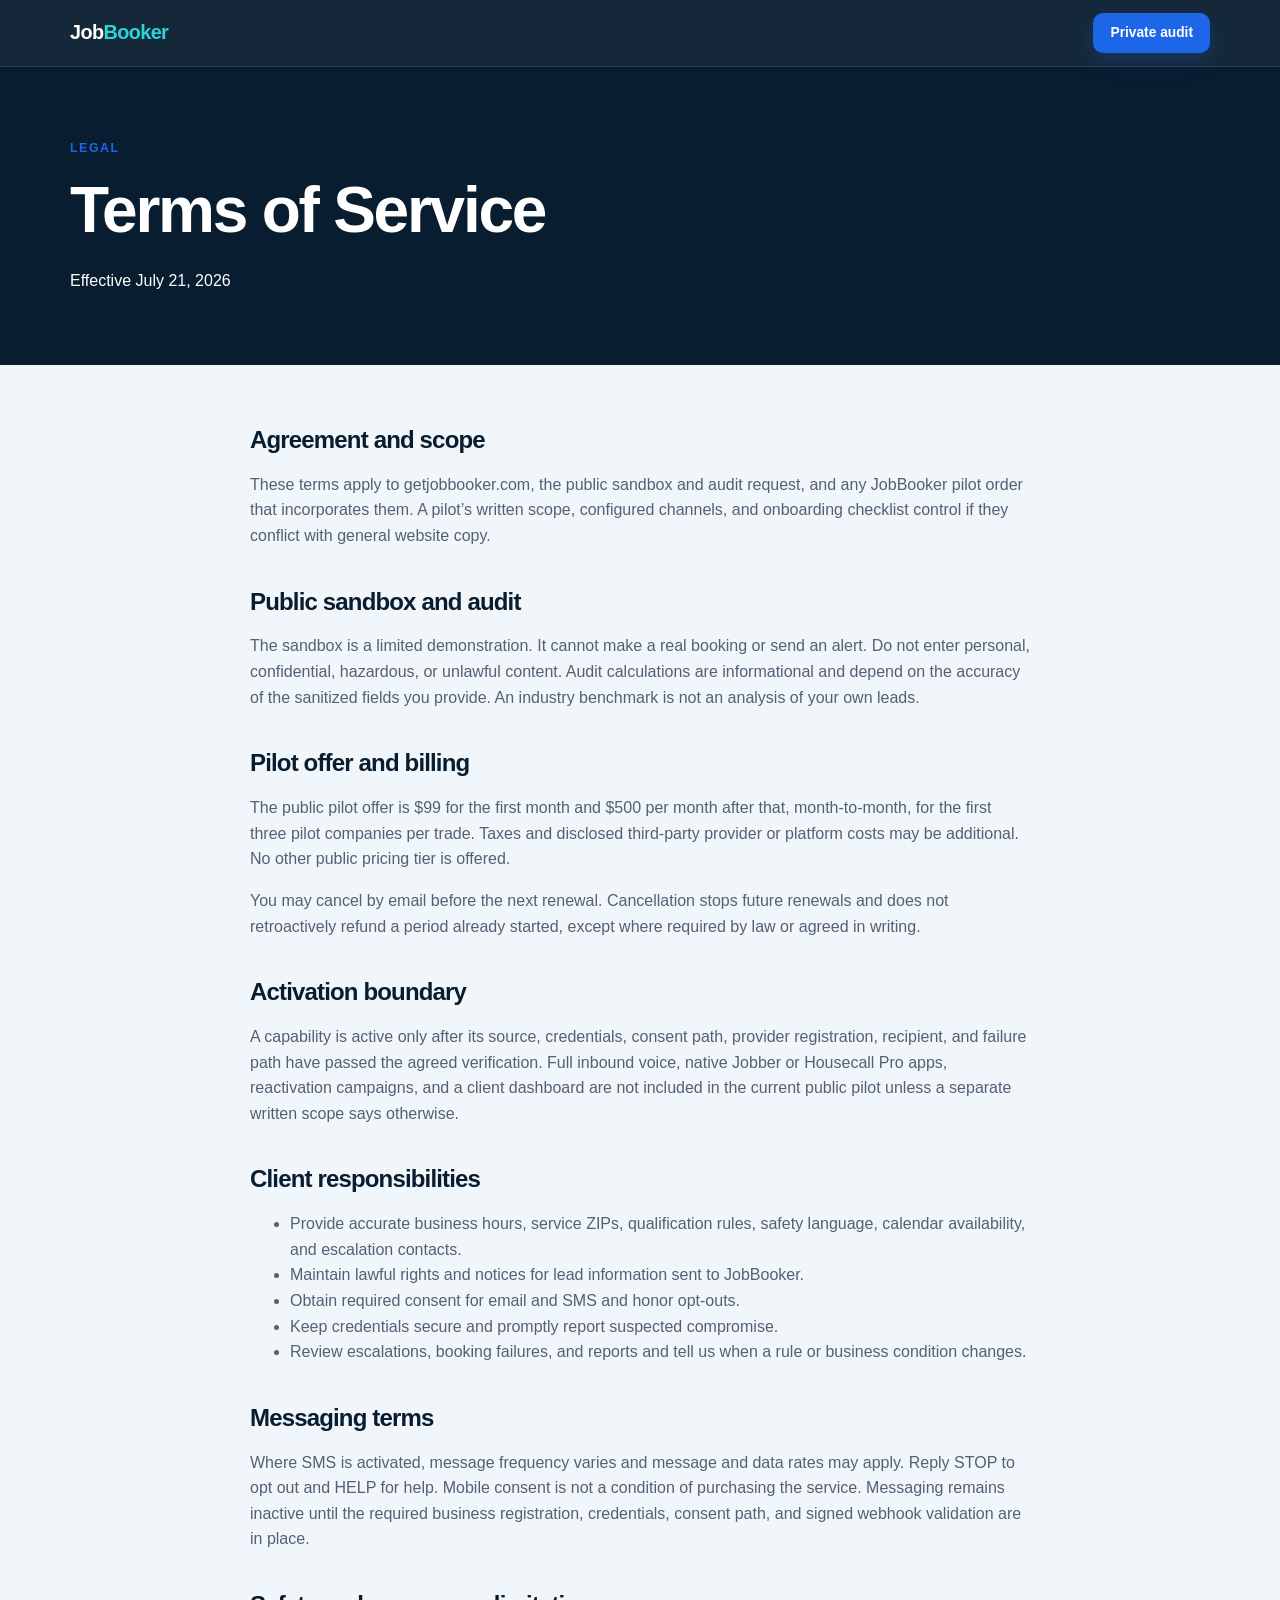
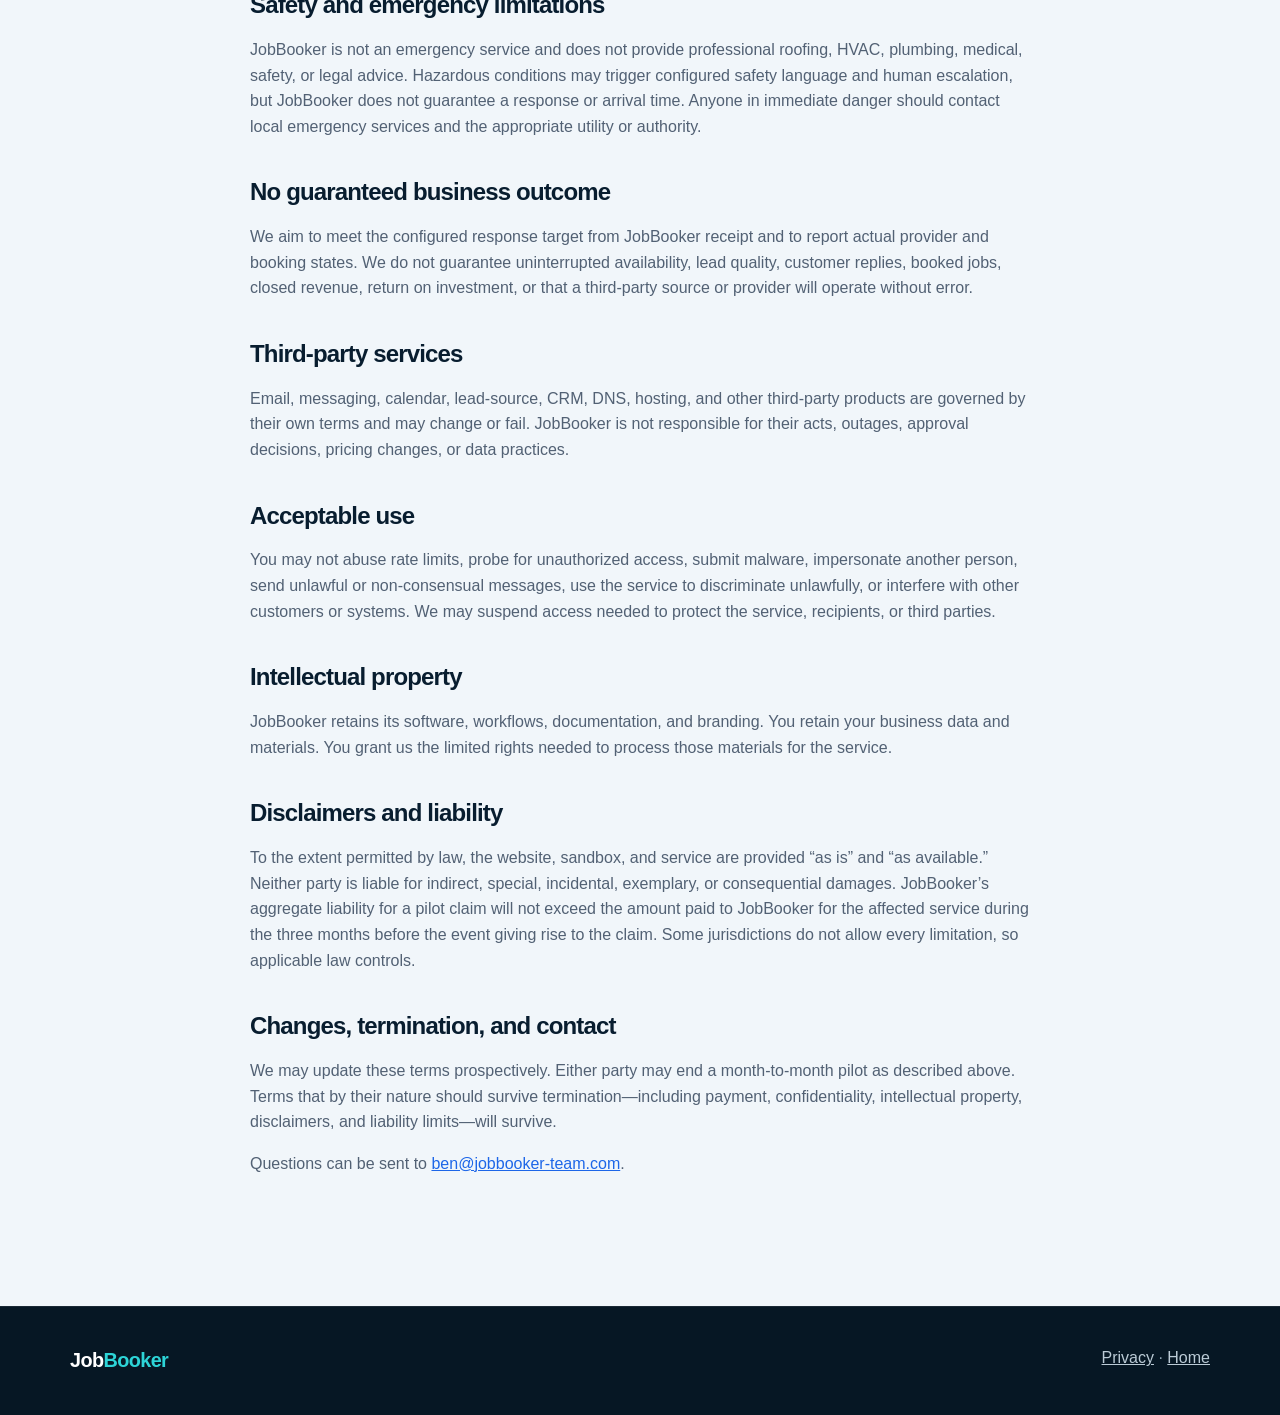
<file: terms.html>
<!doctype html>
<html lang="en">
<head>
  <meta charset="utf-8">
  <meta name="viewport" content="width=device-width, initial-scale=1">
  <title>Terms of Service — JobBooker</title>
  <meta name="description" content="Terms for the JobBooker website, sandbox, audit, and managed pilot service.">
  <link rel="canonical" href="https://getjobbooker.com/terms.html">
  <link rel="icon" href="data:image/svg+xml,%3Csvg xmlns='http://www.w3.org/2000/svg' viewBox='0 0 64 64'%3E%3Crect width='64' height='64' rx='14' fill='%230b1f33'/%3E%3Ctext x='32' y='44' font-family='Arial,sans-serif' font-size='34' font-weight='800' fill='%2322d3ee' text-anchor='middle'%3EJ%3C/text%3E%3C/svg%3E">
  <link rel="stylesheet" href="styles.css?v=3">
</head>
<body class="legal-page">
  <a class="skip-link" href="#content">Skip to content</a>
  <nav><div class="wrap nav-inner"><a class="logo" href="index.html">Job<span>Booker</span></a><a class="button button-small" href="index.html#audit">Private audit</a></div></nav>
  <header class="legal-header"><div class="wrap"><p class="eyebrow">Legal</p><h1>Terms of Service</h1><p>Effective July 21, 2026</p></div></header>
  <main class="legal-content" id="content">
    <section><h2>Agreement and scope</h2><p>These terms apply to getjobbooker.com, the public sandbox and audit request, and any JobBooker pilot order that incorporates them. A pilot’s written scope, configured channels, and onboarding checklist control if they conflict with general website copy.</p></section>
    <section><h2>Public sandbox and audit</h2><p>The sandbox is a limited demonstration. It cannot make a real booking or send an alert. Do not enter personal, confidential, hazardous, or unlawful content. Audit calculations are informational and depend on the accuracy of the sanitized fields you provide. An industry benchmark is not an analysis of your own leads.</p></section>
    <section><h2>Pilot offer and billing</h2><p>The public pilot offer is $99 for the first month and $500 per month after that, month-to-month, for the first three pilot companies per trade. Taxes and disclosed third-party provider or platform costs may be additional. No other public pricing tier is offered.</p><p>You may cancel by email before the next renewal. Cancellation stops future renewals and does not retroactively refund a period already started, except where required by law or agreed in writing.</p></section>
    <section><h2>Activation boundary</h2><p>A capability is active only after its source, credentials, consent path, provider registration, recipient, and failure path have passed the agreed verification. Full inbound voice, native Jobber or Housecall Pro apps, reactivation campaigns, and a client dashboard are not included in the current public pilot unless a separate written scope says otherwise.</p></section>
    <section><h2>Client responsibilities</h2><ul><li>Provide accurate business hours, service ZIPs, qualification rules, safety language, calendar availability, and escalation contacts.</li><li>Maintain lawful rights and notices for lead information sent to JobBooker.</li><li>Obtain required consent for email and SMS and honor opt-outs.</li><li>Keep credentials secure and promptly report suspected compromise.</li><li>Review escalations, booking failures, and reports and tell us when a rule or business condition changes.</li></ul></section>
    <section><h2>Messaging terms</h2><p>Where SMS is activated, message frequency varies and message and data rates may apply. Reply STOP to opt out and HELP for help. Mobile consent is not a condition of purchasing the service. Messaging remains inactive until the required business registration, credentials, consent path, and signed webhook validation are in place.</p></section>
    <section><h2>Safety and emergency limitations</h2><p>JobBooker is not an emergency service and does not provide professional roofing, HVAC, plumbing, medical, safety, or legal advice. Hazardous conditions may trigger configured safety language and human escalation, but JobBooker does not guarantee a response or arrival time. Anyone in immediate danger should contact local emergency services and the appropriate utility or authority.</p></section>
    <section><h2>No guaranteed business outcome</h2><p>We aim to meet the configured response target from JobBooker receipt and to report actual provider and booking states. We do not guarantee uninterrupted availability, lead quality, customer replies, booked jobs, closed revenue, return on investment, or that a third-party source or provider will operate without error.</p></section>
    <section><h2>Third-party services</h2><p>Email, messaging, calendar, lead-source, CRM, DNS, hosting, and other third-party products are governed by their own terms and may change or fail. JobBooker is not responsible for their acts, outages, approval decisions, pricing changes, or data practices.</p></section>
    <section><h2>Acceptable use</h2><p>You may not abuse rate limits, probe for unauthorized access, submit malware, impersonate another person, send unlawful or non-consensual messages, use the service to discriminate unlawfully, or interfere with other customers or systems. We may suspend access needed to protect the service, recipients, or third parties.</p></section>
    <section><h2>Intellectual property</h2><p>JobBooker retains its software, workflows, documentation, and branding. You retain your business data and materials. You grant us the limited rights needed to process those materials for the service.</p></section>
    <section><h2>Disclaimers and liability</h2><p>To the extent permitted by law, the website, sandbox, and service are provided “as is” and “as available.” Neither party is liable for indirect, special, incidental, exemplary, or consequential damages. JobBooker’s aggregate liability for a pilot claim will not exceed the amount paid to JobBooker for the affected service during the three months before the event giving rise to the claim. Some jurisdictions do not allow every limitation, so applicable law controls.</p></section>
    <section><h2>Changes, termination, and contact</h2><p>We may update these terms prospectively. Either party may end a month-to-month pilot as described above. Terms that by their nature should survive termination—including payment, confidentiality, intellectual property, disclaimers, and liability limits—will survive.</p><p>Questions can be sent to <a href="mailto:ben@jobbooker-team.com">ben@jobbooker-team.com</a>.</p></section>
  </main>
  <footer><div class="wrap footer-grid"><a class="logo" href="index.html">Job<span>Booker</span></a><div><a href="privacy.html">Privacy</a> · <a href="index.html">Home</a></div></div></footer>
</body>
</html>
</file>
<file: styles.css>
:root {
  --navy: #081d2f;
  --navy-2: #0d2940;
  --navy-3: #123a59;
  --blue: #1d66e8;
  --blue-dark: #1553c1;
  --cyan: #2dd4d7;
  --ink: #102033;
  --muted: #526174;
  --soft: #f1f6fa;
  --white: #fff;
  --line: #d9e3ec;
  --green: #137a57;
  --amber: #9a5a03;
  --violet: #6556b3;
  --red: #b42318;
  --shadow: 0 18px 50px rgba(8, 29, 47, .12);
  --radius: 18px;
}

* { box-sizing: border-box; }
html { scroll-behavior: smooth; }
body {
  margin: 0;
  color: var(--ink);
  background: var(--white);
  font-family: Inter, -apple-system, BlinkMacSystemFont, "Segoe UI", sans-serif;
  line-height: 1.6;
  -webkit-font-smoothing: antialiased;
}
button, input, select { font: inherit; }
a { color: var(--blue); }
a:hover { color: var(--blue-dark); }
.wrap { width: min(1140px, calc(100% - 40px)); margin: 0 auto; }
.narrow { max-width: 820px; }
.sr-only {
  position: absolute;
  width: 1px;
  height: 1px;
  padding: 0;
  margin: -1px;
  overflow: hidden;
  clip: rect(0, 0, 0, 0);
  white-space: nowrap;
  border: 0;
}
.skip-link {
  position: fixed;
  left: 16px;
  top: -80px;
  z-index: 100;
  background: var(--white);
  color: var(--navy);
  padding: 10px 16px;
  border-radius: 8px;
}
.skip-link:focus { top: 12px; }
:focus-visible { outline: 3px solid var(--cyan); outline-offset: 3px; }

nav {
  position: sticky;
  z-index: 20;
  top: 0;
  color: var(--white);
  background: rgba(8, 29, 47, .95);
  border-bottom: 1px solid rgba(255,255,255,.1);
  backdrop-filter: blur(12px);
}
.nav-inner { min-height: 66px; display: flex; align-items: center; justify-content: space-between; gap: 24px; }
.logo { color: var(--white); font-size: 1.24rem; font-weight: 900; text-decoration: none; letter-spacing: -.03em; }
.logo span { color: var(--cyan); }
.nav-links { display: flex; align-items: center; gap: 24px; }
.nav-links > a:not(.button) { color: #c6d3de; font-size: .88rem; font-weight: 600; text-decoration: none; }
.nav-links > a:not(.button):hover { color: var(--white); }

.button {
  display: inline-flex;
  align-items: center;
  justify-content: center;
  min-height: 46px;
  padding: 11px 20px;
  border: 1px solid transparent;
  border-radius: 10px;
  color: var(--white);
  background: var(--blue);
  box-shadow: 0 8px 20px rgba(29, 102, 232, .22);
  font-weight: 750;
  text-decoration: none;
  cursor: pointer;
  transition: transform .15s ease, background .15s ease;
}
.button:hover { color: var(--white); background: var(--blue-dark); transform: translateY(-1px); }
.button:disabled { opacity: .55; cursor: not-allowed; transform: none; }
.button-small { min-height: 40px; padding: 8px 16px; font-size: .86rem; }
.button-large { min-height: 52px; padding: 14px 24px; }
.button-outline { color: var(--white); background: transparent; border-color: rgba(255,255,255,.34); box-shadow: none; }
.button-outline:hover { background: rgba(255,255,255,.08); }
.button-secondary { color: var(--navy); background: #d9f9f8; box-shadow: none; }
.button-secondary:hover { color: var(--navy); background: #bff1ef; }
.button-full { width: 100%; }
.button-row { display: flex; gap: 12px; flex-wrap: wrap; margin-top: 30px; }

.hero {
  color: var(--white);
  background:
    radial-gradient(circle at 85% 12%, rgba(45,212,215,.16), transparent 26%),
    linear-gradient(145deg, var(--navy) 0%, var(--navy-2) 58%, var(--navy-3) 100%);
  padding: 92px 0 86px;
}
.hero-grid { display: grid; grid-template-columns: 1.05fr .95fr; align-items: center; gap: 64px; }
.eyebrow {
  margin: 0 0 16px;
  color: var(--blue);
  font-size: .77rem;
  font-weight: 800;
  letter-spacing: .13em;
  text-transform: uppercase;
}
.hero .eyebrow, .section-dark .eyebrow { color: var(--cyan); }
h1, h2, h3 { margin-top: 0; letter-spacing: -.035em; line-height: 1.12; }
h1 { max-width: 710px; margin-bottom: 22px; font-size: clamp(2.65rem, 5.2vw, 4.85rem); font-weight: 900; }
h1 span { color: var(--cyan); }
h2 { margin-bottom: 18px; color: var(--navy); font-size: clamp(2rem, 4vw, 3.15rem); font-weight: 850; }
h3 { color: var(--navy); font-size: 1.25rem; }
.hero-copy { max-width: 680px; margin: 0; color: #c8d5df; font-size: 1.1rem; }
.hero-points { display: flex; gap: 12px 24px; flex-wrap: wrap; margin: 32px 0 0; padding: 0; list-style: none; color: #a9b9c6; font-size: .9rem; }
.hero-points strong { color: var(--white); }

.proof-panel { padding: 30px; background: rgba(255,255,255,.06); border: 1px solid rgba(255,255,255,.13); border-radius: 24px; box-shadow: var(--shadow); }
.panel-kicker { margin: 0 0 22px; color: var(--cyan); font-size: .78rem; font-weight: 800; letter-spacing: .12em; text-transform: uppercase; }
.proof-panel ol { display: grid; gap: 0; margin: 0; padding: 0; list-style: none; }
.proof-panel li { display: grid; grid-template-columns: 38px 1fr; gap: 14px; padding: 15px 0; border-top: 1px solid rgba(255,255,255,.1); }
.proof-panel li > span { color: var(--cyan); font-size: .78rem; font-weight: 800; }
.proof-panel strong { font-size: .95rem; }
.proof-panel p { margin: 3px 0 0; color: #9db0bf; font-size: .85rem; line-height: 1.45; }

.benchmark-strip { background: var(--navy); border-top: 1px solid rgba(255,255,255,.08); }
.benchmark-grid { display: grid; grid-template-columns: repeat(4, 1fr); }
.benchmark-grid a { min-height: 184px; padding: 32px 24px; color: #c5d2dc; border-left: 1px solid rgba(255,255,255,.09); text-decoration: none; }
.benchmark-grid a:last-child { border-right: 1px solid rgba(255,255,255,.09); }
.benchmark-grid strong { display: block; color: var(--cyan); font-size: 2.1rem; font-weight: 900; }
.benchmark-grid span { display: block; margin: 4px 0 10px; font-size: .86rem; line-height: 1.4; }
.benchmark-grid small { color: #718797; font-size: .68rem; }
.benchmark-grid a:hover { background: rgba(255,255,255,.035); }

.section { padding: 92px 0; }
.section-soft { background: var(--soft); }
.section-dark { color: var(--white); background: var(--navy); }
.section-dark h2 { color: var(--white); }
.section-heading { max-width: 790px; margin-bottom: 46px; }
.section-heading > p:last-child, .section-intro { max-width: 720px; margin: 0; color: var(--muted); font-size: 1.05rem; }
.section-dark .section-intro { color: #a9bac7; }
.dark-copy { color: var(--muted); }
.feature-grid { display: grid; grid-template-columns: repeat(4, 1fr); gap: 18px; }
.feature-card { padding: 27px; background: var(--soft); border: 1px solid var(--line); border-radius: var(--radius); }
.feature-card > span { display: inline-block; margin-bottom: 32px; color: var(--blue); font-size: .74rem; font-weight: 850; letter-spacing: .12em; text-transform: uppercase; }
.feature-card h3 { margin-bottom: 10px; }
.feature-card p { margin: 0; color: var(--muted); font-size: .9rem; }

.sandbox-grid { display: grid; grid-template-columns: .8fr 1.2fr; gap: 70px; align-items: center; }
.plain-list { margin: 28px 0; padding: 0; list-style: none; }
.plain-list li { position: relative; margin: 10px 0; padding-left: 26px; color: #c3d0da; }
.plain-list li::before { position: absolute; left: 0; color: var(--cyan); content: "✓"; font-weight: 900; }
.section-soft .plain-list li, .section .plain-list li { color: var(--ink); }
.section-dark .plain-list li { color: #c3d0da; }
.privacy-warning { padding: 14px 16px; color: #b9cad5; background: rgba(45,212,215,.08); border: 1px solid rgba(45,212,215,.25); border-radius: 10px; font-size: .86rem; }
.privacy-warning strong { color: var(--white); }
.sandbox-card { overflow: hidden; color: var(--ink); background: var(--white); border-radius: 22px; box-shadow: 0 28px 70px rgba(0,0,0,.25); }
.sandbox-toolbar { display: grid; grid-template-columns: auto 1fr auto; gap: 12px; align-items: center; padding: 16px 18px; background: #edf4f8; border-bottom: 1px solid var(--line); }
.sandbox-toolbar label { font-size: .8rem; font-weight: 750; }
.sandbox-toolbar select { min-height: 40px; padding: 7px 10px; color: var(--ink); background: var(--white); border: 1px solid #c8d7e1; border-radius: 8px; }
.chat-log { display: flex; flex-direction: column; gap: 10px; min-height: 390px; max-height: 500px; padding: 22px; overflow-y: auto; background: #f8fbfd; }
.chat-empty { margin: auto; color: var(--muted); text-align: center; }
.chat-message { max-width: 82%; margin: 0; padding: 11px 14px; border-radius: 15px; font-size: .9rem; line-height: 1.45; }
.chat-message.assistant { align-self: flex-start; color: var(--ink); background: var(--white); border: 1px solid var(--line); border-bottom-left-radius: 4px; }
.chat-message.user { align-self: flex-end; color: var(--white); background: var(--blue); border-bottom-right-radius: 4px; }
.chat-form { display: grid; grid-template-columns: 1fr auto; gap: 10px; padding: 14px 16px 8px; border-top: 1px solid var(--line); }
.chat-form input { min-width: 0; }
.sandbox-card > .form-status { min-height: 30px; margin: 0; padding: 4px 18px 13px; }

input, select {
  width: 100%;
  min-height: 46px;
  padding: 10px 12px;
  color: var(--ink);
  background: var(--white);
  border: 1px solid #c7d4df;
  border-radius: 9px;
}
input:focus, select:focus { border-color: var(--blue); outline: 3px solid rgba(29,102,232,.14); }

.fit-grid { display: grid; grid-template-columns: 1fr 1fr; gap: 22px; }
.fit-card { padding: 34px; background: var(--white); border: 1px solid var(--line); border-radius: var(--radius); box-shadow: 0 8px 30px rgba(8,29,47,.06); }
.fit-primary { border-top: 4px solid var(--blue); }
.fit-label { margin: 0 0 28px; color: var(--blue); font-size: .74rem; font-weight: 850; letter-spacing: .11em; text-transform: uppercase; }
.fit-card ul, .price-card ul { margin: 22px 0 0; padding: 0; list-style: none; }
.fit-card li, .price-card li { position: relative; margin: 12px 0; padding-left: 26px; color: var(--muted); }
.fit-card li::before, .price-card li::before { position: absolute; left: 0; color: var(--green); content: "✓"; font-weight: 900; }
.source-note { margin: 28px 0 0; color: var(--muted); font-size: .79rem; }

.capability-table-wrap { overflow-x: auto; background: var(--white); border: 1px solid var(--line); border-radius: var(--radius); box-shadow: var(--shadow); }
.capability-table { width: 100%; min-width: 760px; border-collapse: collapse; }
.capability-table th, .capability-table td { padding: 17px 20px; text-align: left; vertical-align: top; border-bottom: 1px solid var(--line); }
.capability-table th { color: var(--white); background: var(--navy); font-size: .78rem; letter-spacing: .07em; text-transform: uppercase; }
.capability-table td { font-size: .88rem; }
.capability-table td:last-child { color: var(--muted); }
.capability-table tr:last-child td { border-bottom: 0; }
.status { display: inline-block; min-width: 96px; padding: 5px 9px; border-radius: 999px; font-size: .7rem; font-weight: 800; text-align: center; }
.status.live { color: #07543c; background: #dff7ed; }
.status.onboarding { color: #714300; background: #fff0cf; }
.status.planned { color: #493e8a; background: #ece9ff; }

.calculator { display: grid; grid-template-columns: 1.2fr .8fr; gap: 34px; padding: 38px; background: var(--soft); border: 1px solid var(--line); border-radius: 22px; }
.calculator-inputs label { display: flex; justify-content: space-between; gap: 16px; margin: 20px 0 7px; color: var(--navy); font-size: .9rem; font-weight: 700; }
.calculator-inputs label:first-child { margin-top: 0; }
.calculator-inputs output { color: var(--blue); }
.calculator-inputs input[type="range"] { min-height: auto; padding: 0; accent-color: var(--blue); border: 0; outline: none; }
.calculator-result { padding: 28px; color: var(--white); background: var(--navy); border-radius: 17px; }
.calculator-result p { margin: 0; color: #8fa5b5; font-size: .78rem; }
.calculator-result strong { display: block; margin: 0 0 16px; color: var(--cyan); font-size: 1.75rem; }
.calculator-result small { display: block; margin-top: 20px; color: #7e95a6; line-height: 1.45; }

.pricing-layout { display: grid; grid-template-columns: 1fr .85fr; gap: 70px; align-items: center; }
.pricing-layout h2 { color: var(--white); }
.price-card { padding: 36px; color: var(--ink); background: var(--white); border-radius: 22px; box-shadow: 0 28px 70px rgba(0,0,0,.28); }
.price-label { margin: 0 0 18px; color: var(--blue); font-size: .77rem; font-weight: 850; letter-spacing: .12em; text-transform: uppercase; }
.price { display: flex; align-items: baseline; gap: 10px; }
.price strong { color: var(--navy); font-size: 3.4rem; letter-spacing: -.06em; line-height: 1; }
.price span { color: var(--muted); font-size: .85rem; }
.price-next { margin-top: 13px; padding-top: 18px; border-top: 1px solid var(--line); }
.price-next strong { font-size: 2rem; }
.price-card > p:last-child { margin: 22px 0 0; padding-top: 18px; color: var(--muted); border-top: 1px solid var(--line); font-size: .78rem; }

.audit-layout { display: grid; grid-template-columns: .8fr 1.2fr; gap: 60px; align-items: start; }
.audit-steps { margin: 30px 0; padding: 0; list-style: none; }
.audit-steps li { display: grid; grid-template-columns: 34px 1fr; gap: 14px; margin: 18px 0; }
.audit-steps li > span { display: grid; width: 30px; height: 30px; place-items: center; color: var(--white); background: var(--blue); border-radius: 50%; font-size: .78rem; font-weight: 800; }
.audit-steps p { margin: 2px 0 0; color: var(--muted); font-size: .86rem; }
.audit-card { padding: 30px; background: var(--white); border: 1px solid var(--line); border-radius: 22px; box-shadow: var(--shadow); }
.audit-card label, .file-panel > label { display: block; margin: 15px 0 6px; color: var(--navy); font-size: .78rem; font-weight: 750; }
.file-panel { padding: 20px; background: var(--soft); border: 1px dashed #adc2d2; border-radius: 13px; }
.file-panel > label { margin-top: 0; }
.form-grid { display: grid; grid-template-columns: 1fr 1fr; gap: 0 14px; }
.form-status { min-height: 22px; color: var(--muted); font-size: .76rem; }
.form-status.error { color: var(--red); font-weight: 650; }
.form-status.success { color: var(--green); font-weight: 650; }
.metric-preview { display: grid; grid-template-columns: repeat(4, 1fr); gap: 8px; margin: 16px 0 0; }
.metric-preview div { padding: 10px; background: var(--white); border-radius: 8px; }
.metric-preview dt { color: var(--muted); font-size: .68rem; }
.metric-preview dd { margin: 1px 0 0; color: var(--navy); font-weight: 800; }
.check-row { display: grid !important; grid-template-columns: 20px 1fr; gap: 10px; align-items: start; margin-top: 20px !important; color: var(--muted) !important; font-weight: 500 !important; line-height: 1.45; }
.check-row input { width: 18px; min-height: 18px; margin: 2px 0 0; }
.legal-note { margin: 12px 0 20px; color: var(--muted); font-size: .7rem; }

.faq details { margin-bottom: 10px; background: var(--white); border: 1px solid var(--line); border-radius: 12px; }
.faq summary { display: flex; justify-content: space-between; gap: 16px; padding: 18px 20px; color: var(--navy); font-weight: 750; cursor: pointer; list-style: none; }
.faq summary::-webkit-details-marker { display: none; }
.faq summary::after { color: var(--blue); content: "+"; font-size: 1.2rem; font-weight: 500; }
.faq details[open] summary::after { content: "−"; }
.faq details p { margin: 0; padding: 0 20px 20px; color: var(--muted); font-size: .9rem; }

footer { padding: 38px 0; color: #8da2b1; background: #061724; border-top: 1px solid rgba(255,255,255,.08); }
.footer-grid { display: flex; justify-content: space-between; gap: 28px; }
footer p { margin: 6px 0 0; font-size: .8rem; }
footer a { color: #bbcbd6; }

.legal-page { background: var(--soft); }
.legal-header { padding: 72px 0 55px; color: var(--white); background: var(--navy); }
.legal-header h1 { font-size: clamp(2.3rem, 5vw, 4rem); }
.legal-content { max-width: 820px; margin: 0 auto; padding: 62px 20px 90px; }
.legal-content h1 { font-size: clamp(2rem, 4vw, 3rem); }
.legal-content section { margin-bottom: 40px; }
.legal-content h2 { font-size: 1.5rem; }
.legal-content h3 { margin: 24px 0 8px; font-size: 1rem; }
.legal-content p, .legal-content li { color: var(--muted); }

@media (max-width: 980px) {
  .nav-links > a:not(.button) { display: none; }
  .hero-grid, .sandbox-grid, .pricing-layout, .audit-layout { grid-template-columns: 1fr; }
  .hero-grid { gap: 48px; }
  .proof-panel { max-width: 650px; }
  .benchmark-grid { grid-template-columns: 1fr 1fr; }
  .benchmark-grid a:nth-child(3) { border-top: 1px solid rgba(255,255,255,.09); }
  .benchmark-grid a:nth-child(4) { border-top: 1px solid rgba(255,255,255,.09); }
  .feature-grid { grid-template-columns: 1fr 1fr; }
  .sandbox-grid, .pricing-layout, .audit-layout { gap: 44px; }
}

@media (max-width: 680px) {
  .wrap { width: min(100% - 28px, 1140px); }
  .section { padding: 68px 0; }
  .hero { padding: 66px 0 62px; }
  .nav-inner { min-height: 60px; }
  .nav-links .button { padding: 8px 12px; }
  .button-row { align-items: stretch; flex-direction: column; }
  .button-row .button { width: 100%; }
  .hero-points { display: grid; grid-template-columns: 1fr 1fr; }
  .proof-panel { padding: 22px; }
  .benchmark-grid, .feature-grid, .fit-grid, .calculator, .form-grid { grid-template-columns: 1fr; }
  .benchmark-grid a { min-height: auto; padding: 24px 18px; border-top: 1px solid rgba(255,255,255,.09); }
  .benchmark-grid a:first-child { border-top: 0; }
  .sandbox-toolbar { grid-template-columns: 1fr 1fr; }
  .sandbox-toolbar label { grid-column: 1 / -1; }
  .chat-log { min-height: 340px; }
  .calculator, .audit-card { padding: 22px; }
  .metric-preview { grid-template-columns: 1fr 1fr; }
  .footer-grid { flex-direction: column; }
}

@media (prefers-reduced-motion: reduce) {
  html { scroll-behavior: auto; }
  *, *::before, *::after { transition-duration: .01ms !important; animation-duration: .01ms !important; }
}
</file>
